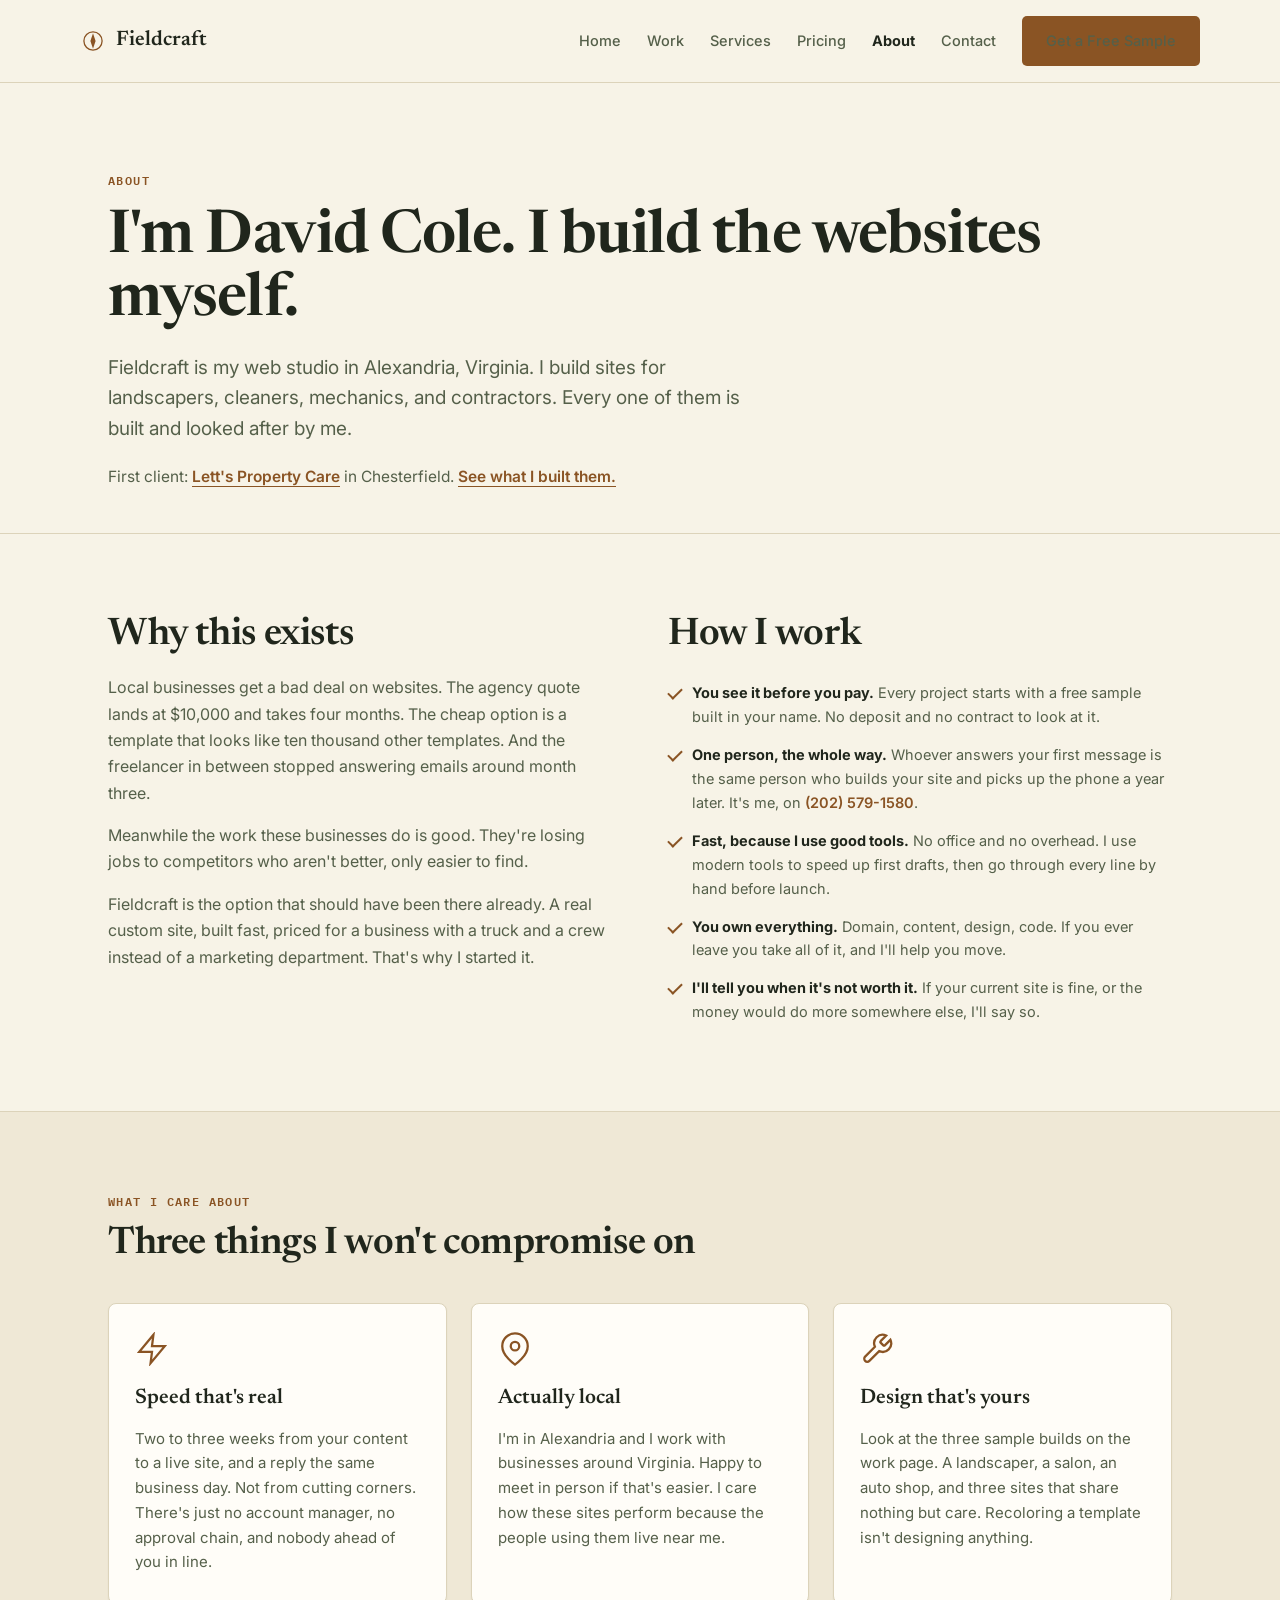
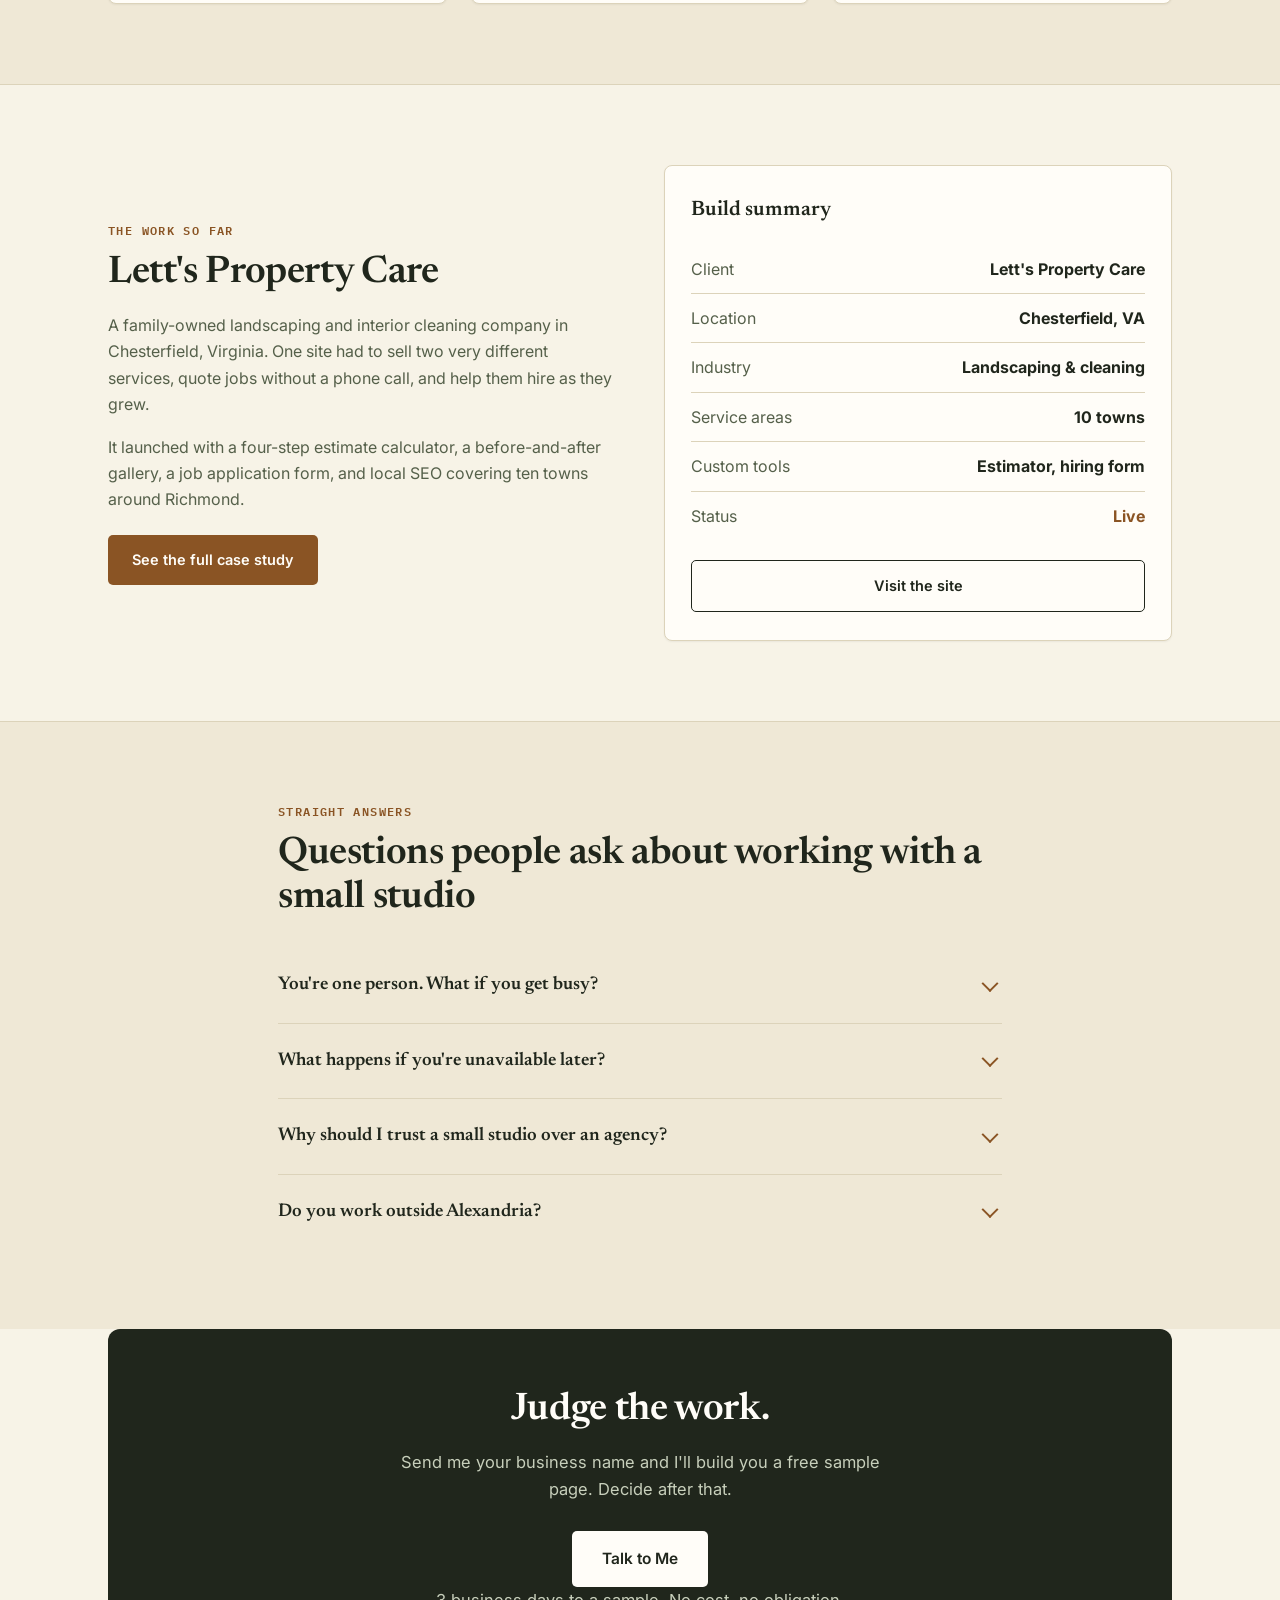
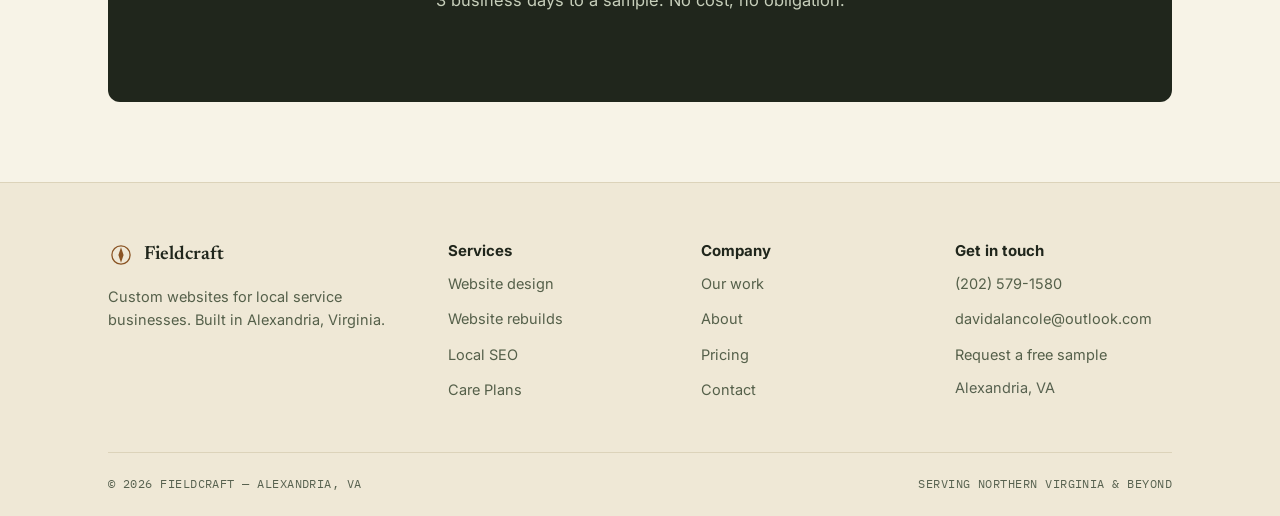
<file: about.html>
<!DOCTYPE html>
<html lang="en">
<head>
<meta charset="UTF-8">
<meta name="viewport" content="width=device-width, initial-scale=1.0">
<title>About — Fieldcraft | Websites Built in Alexandria, VA</title>
<meta name="description" content="Fieldcraft is a one-person web studio in Alexandria, Virginia, building custom websites for local service businesses. One person, start to finish, who answers his own phone.">
<meta property="og:title" content="About — Fieldcraft">
<meta property="og:description" content="A one-person web studio in Alexandria, Virginia, building custom sites for local service businesses.">
<meta property="og:type" content="website">
<meta property="og:image" content="https://anchor-digital-tau.vercel.app/og-image.png">
<meta property="og:url" content="https://anchor-digital-tau.vercel.app/about.html">
<meta property="og:site_name" content="Fieldcraft">
<meta name="twitter:card" content="summary_large_image">
<link rel="canonical" href="https://anchor-digital-tau.vercel.app/about.html">

<link rel="icon" href="data:image/svg+xml,%3Csvg xmlns='http://www.w3.org/2000/svg' viewBox='0 0 40 40'%3E%3Crect width='40' height='40' fill='%2320261C'/%3E%3Ccircle cx='20' cy='20' r='14' fill='none' stroke='%23F7F3E7' stroke-width='2'/%3E%3Cpath d='M20 8 L24 20 L20 32 L16 20 Z' fill='%23A5672E'/%3E%3C/svg%3E">
<script>document.documentElement.className+=" js";</script>
<link rel="preconnect" href="https://fonts.googleapis.com">
<link href="https://fonts.googleapis.com/css2?family=Newsreader:ital,opsz,wght@0,6..72,500;0,6..72,600;1,6..72,500&family=Inter:wght@400;500;600;700&family=IBM+Plex+Mono:wght@400;500;600&display=swap" rel="stylesheet">
<link rel="stylesheet" href="css/styles.css">
</head>
<body>

<header class="site-header">
  <div class="wrap nav-row">
    <a href="index.html" class="brand">
      <svg viewBox="0 0 40 40" aria-hidden="true"><circle cx="20" cy="20" r="14" fill="none" stroke="currentColor" stroke-width="2"/><path d="M20 8 L24 20 L20 32 L16 20 Z" fill="currentColor"/></svg>
      Fieldcraft
    </a>
    <button class="nav-toggle" aria-label="Menu" aria-expanded="false" aria-controls="main-nav">
      <svg viewBox="0 0 24 24" fill="none" stroke="currentColor" stroke-width="2" aria-hidden="true"><line x1="3" y1="6" x2="21" y2="6"/><line x1="3" y1="12" x2="21" y2="12"/><line x1="3" y1="18" x2="21" y2="18"/></svg>
    </button>
    <nav class="main-nav" id="main-nav">
      <a href="index.html">Home</a>
      <a href="work.html">Work</a>
      <a href="services.html">Services</a>
      <a href="pricing.html">Pricing</a>
      <a href="about.html" class="current" aria-current="page">About</a>
      <a href="contact.html">Contact</a>
      <a href="contact.html" class="btn">Get a Free Sample</a>
    </nav>
  </div>
</header>

<a href="#main" class="skip-link">Skip to content</a>
<main id="main">

<section class="hero no-line" style="padding-bottom:44px;">
  <div class="wrap">
    <div class="eyebrow">About</div>
    <h1>I'm David Cole. I build the websites myself.</h1>
    <p class="lede" style="max-width:660px;margin-top:20px;">Fieldcraft is my web studio in Alexandria, Virginia. I build sites for landscapers, cleaners, mechanics, and contractors. Every one of them is built and looked after by me.</p>
    <p style="margin-top:20px;font-size:15.5px;">First client: <a href="https://www.lettspropertycare.com/" target="_blank" rel="noopener" style="color:var(--accent);font-weight:600;border-bottom:1px solid var(--accent);">Lett's Property Care</a> in Chesterfield. <a href="work.html" style="color:var(--accent);font-weight:600;border-bottom:1px solid var(--accent);">See what I built them.</a></p>
  </div>
</section>

<section data-reveal>
  <div class="wrap">
    <div class="grid-2" style="gap:56px;align-items:start;">
      <div>
        <h2>Why this exists</h2>
        <p style="margin-bottom:16px;">Local businesses get a bad deal on websites. The agency quote lands at $10,000 and takes four months. The cheap option is a template that looks like ten thousand other templates. And the freelancer in between stopped answering emails around month three.</p>
        <p style="margin-bottom:16px;">Meanwhile the work these businesses do is good. They're losing jobs to competitors who aren't better, only easier to find.</p>
        <p>Fieldcraft is the option that should have been there already. A real custom site, built fast, priced for a business with a truck and a crew instead of a marketing department. That's why I started it.</p>
      </div>
      <div>
        <h2>How I work</h2>
        <ul class="price-list" style="font-size:15.5px;margin-top:0;">
          <li><strong style="color:var(--ink);">You see it before you pay.</strong> Every project starts with a free sample built in your name. No deposit and no contract to look at it.</li>
          <li><strong style="color:var(--ink);">One person, the whole way.</strong> Whoever answers your first message is the same person who builds your site and picks up the phone a year later. It's me, on <a href="tel:+12025791580" style="color:var(--accent);font-weight:600;">(202) 579-1580</a>.</li>
          <li><strong style="color:var(--ink);">Fast, because I use good tools.</strong> No office and no overhead. I use modern tools to speed up first drafts, then go through every line by hand before launch.</li>
          <li><strong style="color:var(--ink);">You own everything.</strong> Domain, content, design, code. If you ever leave you take all of it, and I'll help you move.</li>
          <li><strong style="color:var(--ink);">I'll tell you when it's not worth it.</strong> If your current site is fine, or the money would do more somewhere else, I'll say so.</li>
        </ul>
      </div>
    </div>
  </div>
</section>

<!-- VALUES -->
<section class="alt" data-reveal>
  <div class="wrap">
    <div class="section-label">What I care about</div>
    <h2>Three things I won't compromise on</h2>
    <div class="grid-3" style="margin-top:36px;">
      <div class="card">
        <div class="card-icon"><svg viewBox="0 0 24 24" fill="none" stroke="currentColor" stroke-width="1.6"><path d="M13 2L3 14h9l-1 8 10-12h-9l1-8z"/></svg></div>
        <h3>Speed that's real</h3>
        <p>Two to three weeks from your content to a live site, and a reply the same business day. Not from cutting corners. There's just no account manager, no approval chain, and nobody ahead of you in line.</p>
      </div>
      <div class="card">
        <div class="card-icon"><svg viewBox="0 0 24 24" fill="none" stroke="currentColor" stroke-width="1.6"><path d="M21 10c0 7-9 13-9 13s-9-6-9-13a9 9 0 0 1 18 0z"/><circle cx="12" cy="10" r="3"/></svg></div>
        <h3>Actually local</h3>
        <p>I'm in Alexandria and I work with businesses around Virginia. Happy to meet in person if that's easier. I care how these sites perform because the people using them live near me.</p>
      </div>
      <div class="card">
        <div class="card-icon"><svg viewBox="0 0 24 24" fill="none" stroke="currentColor" stroke-width="1.6"><path d="M14.7 6.3a1 1 0 0 0 0 1.4l1.6 1.6a1 1 0 0 0 1.4 0l3.77-3.77a6 6 0 0 1-7.94 7.94l-6.91 6.91a2.12 2.12 0 0 1-3-3l6.91-6.91a6 6 0 0 1 7.94-7.94l-3.76 3.76z"/></svg></div>
        <h3>Design that's yours</h3>
        <p>Look at the three sample builds on the work page. A landscaper, a salon, an auto shop, and three sites that share nothing but care. Recoloring a template isn't designing anything.</p>
      </div>
    </div>
  </div>
</section>

<!-- THE WORK SO FAR -->
<section data-reveal>
  <div class="wrap">
    <div class="grid-2" style="gap:48px;align-items:center;">
      <div>
        <div class="section-label">The work so far</div>
        <h2>Lett's Property Care</h2>
        <p style="margin-bottom:16px;">A family-owned landscaping and interior cleaning company in Chesterfield, Virginia. One site had to sell two very different services, quote jobs without a phone call, and help them hire as they grew.</p>
        <p style="margin-bottom:22px;">It launched with a four-step estimate calculator, a before-and-after gallery, a job application form, and local SEO covering ten towns around Richmond.</p>
        <a href="work.html" class="btn">See the full case study</a>
      </div>
      <div class="card">
        <h3 style="margin-bottom:16px;">Build summary</h3>
        <ul style="list-style:none;">
          <li style="display:flex;justify-content:space-between;padding:11px 0;border-bottom:1px solid var(--line);"><span>Client</span><strong style="color:var(--ink);">Lett's Property Care</strong></li>
          <li style="display:flex;justify-content:space-between;padding:11px 0;border-bottom:1px solid var(--line);"><span>Location</span><strong style="color:var(--ink);">Chesterfield, VA</strong></li>
          <li style="display:flex;justify-content:space-between;padding:11px 0;border-bottom:1px solid var(--line);"><span>Industry</span><strong style="color:var(--ink);">Landscaping &amp; cleaning</strong></li>
          <li style="display:flex;justify-content:space-between;padding:11px 0;border-bottom:1px solid var(--line);"><span>Service areas</span><strong style="color:var(--ink);">10 towns</strong></li>
          <li style="display:flex;justify-content:space-between;padding:11px 0;border-bottom:1px solid var(--line);"><span>Custom tools</span><strong style="color:var(--ink);">Estimator, hiring form</strong></li>
          <li style="display:flex;justify-content:space-between;padding:11px 0;"><span>Status</span><strong style="color:var(--accent);">Live</strong></li>
        </ul>
        <a href="https://www.lettspropertycare.com/" target="_blank" rel="noopener" class="btn ghost" style="width:100%;text-align:center;margin-top:20px;">Visit the site</a>
      </div>
    </div>
  </div>
</section>

<!-- STRAIGHT ANSWERS -->
<section class="alt" data-reveal>
  <div class="wrap-narrow">
    <div class="section-label">Straight answers</div>
    <h2>Questions people ask about working with a small studio</h2>
    <div style="margin-top:28px;">
      <details class="faq-item">
        <summary class="faq-q">You're one person. What if you get busy?</summary>
        <div class="faq-a">I keep the number of builds low on purpose. If I can't start when you need me, you'll hear that on the first call along with a real date. I'd rather give you a date you don't love than miss one you do.</div>
      </details>
      <details class="faq-item">
        <summary class="faq-q">What happens if you're unavailable later?</summary>
        <div class="faq-a">You own your site outright and it runs on standard infrastructure any developer can pick up. Nothing proprietary, nothing locked. If you ever needed to hand it to someone else, it transfers cleanly.</div>
      </details>
      <details class="faq-item">
        <summary class="faq-q">Why should I trust a small studio over an agency?</summary>
        <div class="faq-a">Don't trust either on principle. Look at the work. The Lett's site is live right now, so click through it and try the estimate tool. Then let me build you a free sample and compare it to whatever else you've been quoted.</div>
      </details>
      <details class="faq-item">
        <summary class="faq-q">Do you work outside Alexandria?</summary>
        <div class="faq-a">Yes. The work is remote anyway, and Lett's is in Chesterfield, about two hours south of me. Being local is a bonus when it helps, not a requirement.</div>
      </details>
    </div>
  </div>
</section>

<section class="no-line" style="padding-top:0;" data-reveal>
  <div class="wrap">
    <div class="cta-band">
      <h2>Judge the work.</h2>
      <p>Send me your business name and I'll build you a free sample page. Decide after that.</p>
      <a href="contact.html" class="btn lg">Talk to Me</a>
      <p class="cta-sub">3 business days to a sample. No cost, no obligation.</p>
    </div>
  </div>
</section>

</main>

<footer>
  <div class="wrap">
    <div class="footer-main">
      <div class="footer-col footer-about">
        <div class="brand" style="font-size:19px;">
          <svg viewBox="0 0 40 40" aria-hidden="true"><circle cx="20" cy="20" r="14" fill="none" stroke="currentColor" stroke-width="2"/><path d="M20 8 L24 20 L20 32 L16 20 Z" fill="currentColor"/></svg>
          Fieldcraft
        </div>
        <p>Custom websites for local service businesses. Built in Alexandria, Virginia.</p>
      </div>
      <div class="footer-col">
        <h3 class="h4">Services</h3>
        <ul>
          <li><a href="services.html">Website design</a></li>
          <li><a href="services.html">Website rebuilds</a></li>
          <li><a href="services.html">Local SEO</a></li>
          <li><a href="services.html">Care Plans</a></li>
        </ul>
      </div>
      <div class="footer-col">
        <h3 class="h4">Company</h3>
        <ul>
          <li><a href="work.html">Our work</a></li>
          <li><a href="about.html">About</a></li>
          <li><a href="pricing.html">Pricing</a></li>
          <li><a href="contact.html">Contact</a></li>
        </ul>
      </div>
      <div class="footer-col">
        <h3 class="h4">Get in touch</h3>
        <ul>
          <li><a href="tel:+12025791580">(202) 579-1580</a></li>
          <li><a href="mailto:davidalancole@outlook.com">davidalancole@outlook.com</a></li>
          <li><a href="contact.html">Request a free sample</a></li>
          <li style="color:var(--ink-soft);font-size:14.5px;">Alexandria, VA</li>
        </ul>
      </div>
    </div>
    <div class="footer-bottom">
      <p>© 2026 FIELDCRAFT — ALEXANDRIA, VA</p>
      <p>SERVING NORTHERN VIRGINIA &amp; BEYOND</p>
    </div>
  </div>
</footer>

<script src="js/main.js"></script>
</body>
</html>
</file>
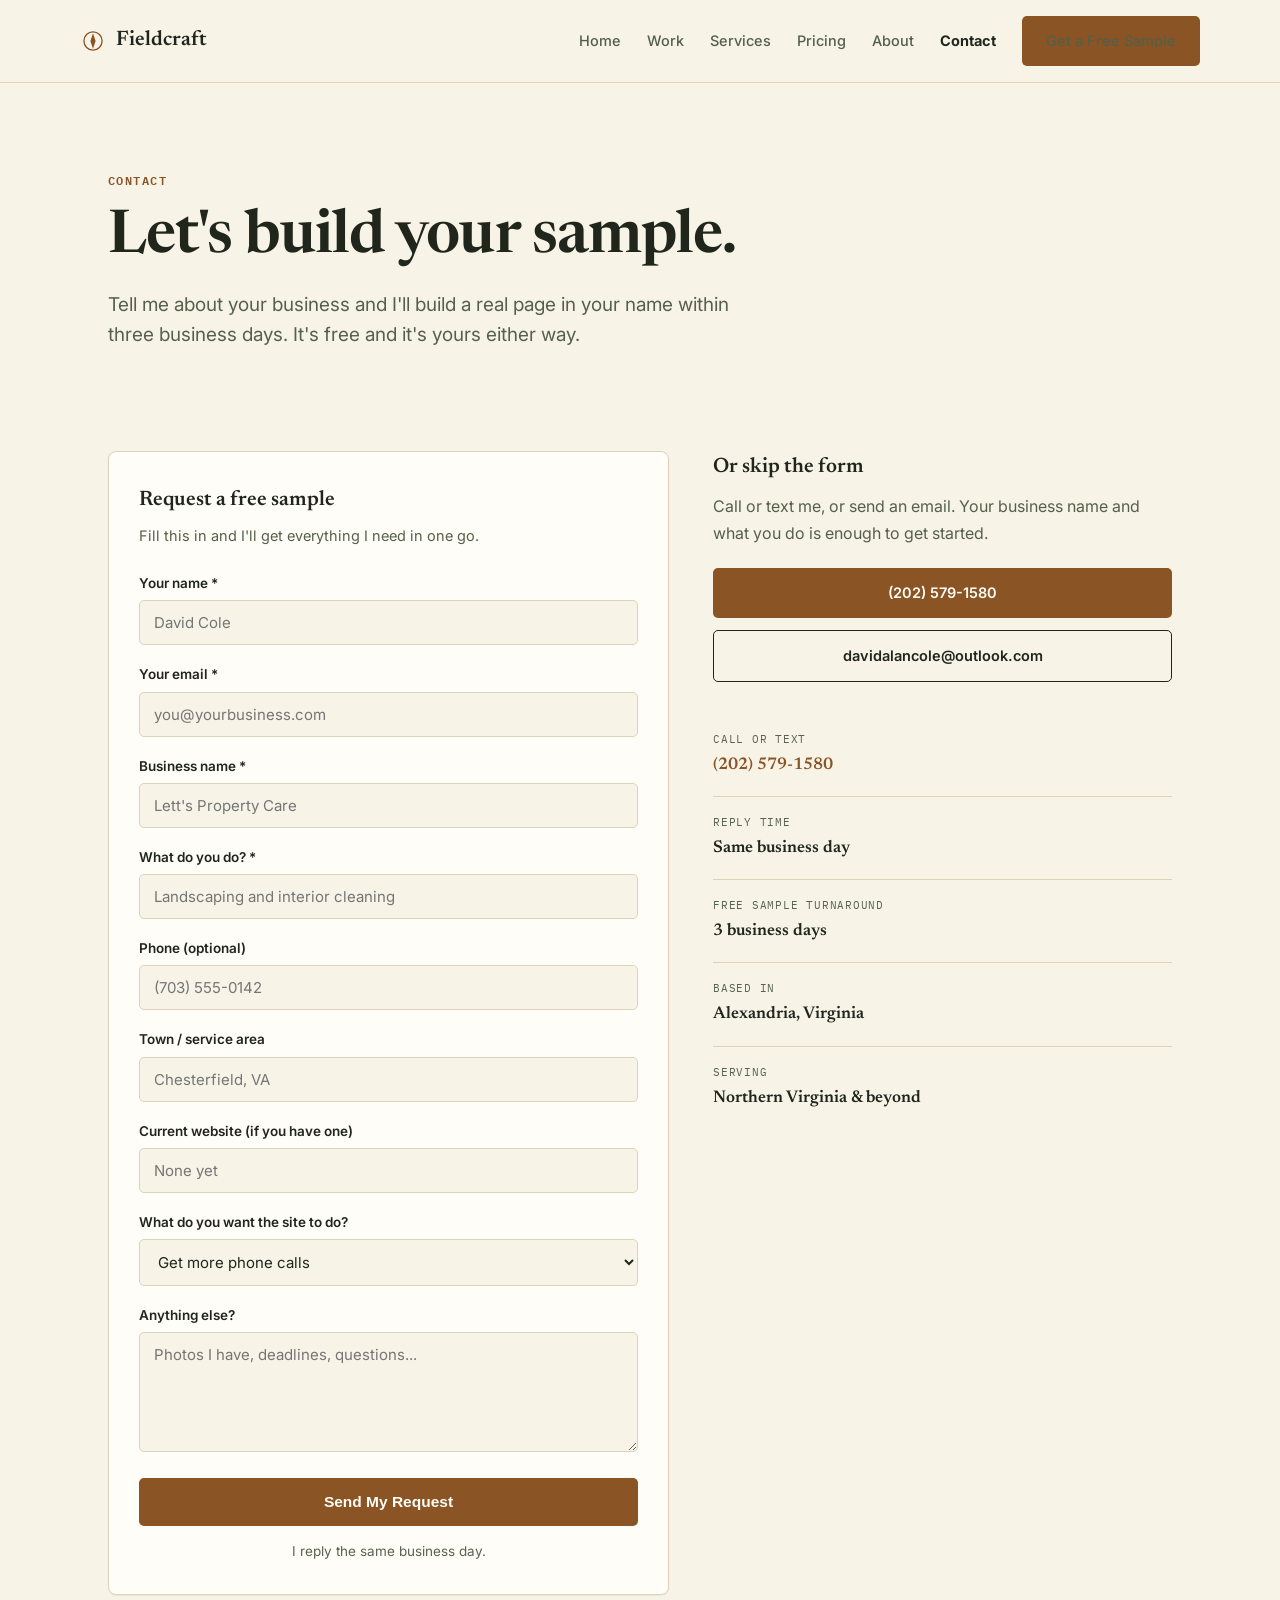
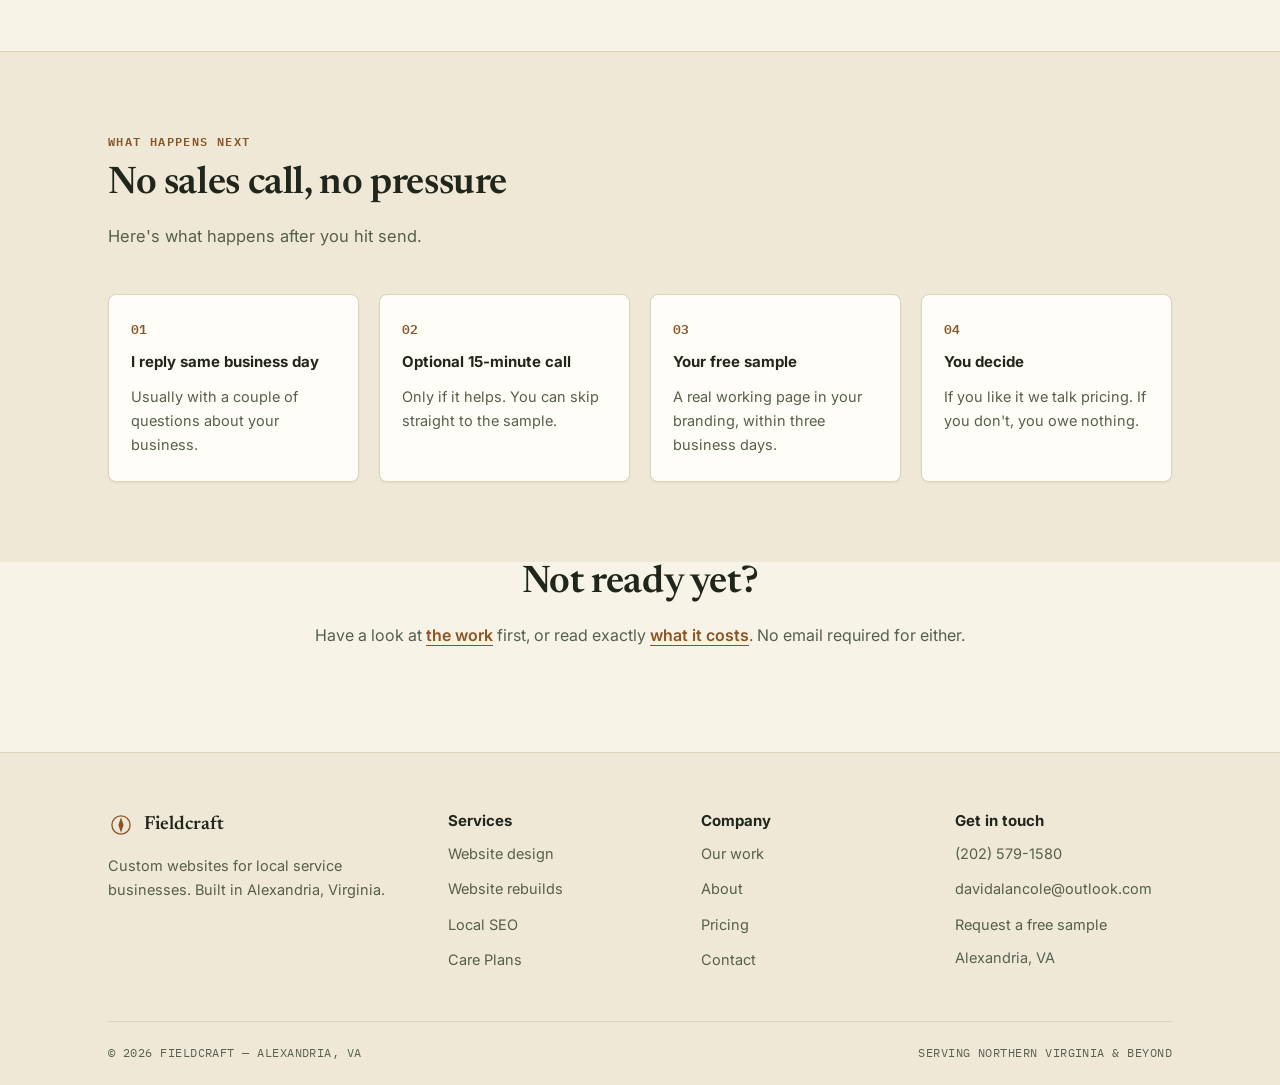
<file: contact.html>
<!DOCTYPE html>
<html lang="en">
<head>
<meta charset="UTF-8">
<meta name="viewport" content="width=device-width, initial-scale=1.0">
<title>Contact — Fieldcraft | Get a Free Sample Website</title>
<meta name="description" content="Get a free sample website from Fieldcraft — built in your business's branding within 3 business days. No cost, no obligation. Alexandria, VA.">
<meta property="og:title" content="Contact — Fieldcraft">
<meta property="og:description" content="Get a free sample website built in your branding within 3 business days. No cost, no obligation.">
<meta property="og:type" content="website">
<meta property="og:image" content="https://anchor-digital-tau.vercel.app/og-image.png">
<meta property="og:url" content="https://anchor-digital-tau.vercel.app/contact.html">
<meta property="og:site_name" content="Fieldcraft">
<meta name="twitter:card" content="summary_large_image">
<link rel="canonical" href="https://anchor-digital-tau.vercel.app/contact.html">

<link rel="icon" href="data:image/svg+xml,%3Csvg xmlns='http://www.w3.org/2000/svg' viewBox='0 0 40 40'%3E%3Crect width='40' height='40' fill='%2320261C'/%3E%3Ccircle cx='20' cy='20' r='14' fill='none' stroke='%23F7F3E7' stroke-width='2'/%3E%3Cpath d='M20 8 L24 20 L20 32 L16 20 Z' fill='%23A5672E'/%3E%3C/svg%3E">
<script>document.documentElement.className+=" js";</script>
<link rel="preconnect" href="https://fonts.googleapis.com">
<link href="https://fonts.googleapis.com/css2?family=Newsreader:ital,opsz,wght@0,6..72,500;0,6..72,600;1,6..72,500&family=Inter:wght@400;500;600;700&family=IBM+Plex+Mono:wght@400;500;600&display=swap" rel="stylesheet">
<link rel="stylesheet" href="css/styles.css">
</head>
<body>

<header class="site-header">
  <div class="wrap nav-row">
    <a href="index.html" class="brand">
      <svg viewBox="0 0 40 40" aria-hidden="true"><circle cx="20" cy="20" r="14" fill="none" stroke="currentColor" stroke-width="2"/><path d="M20 8 L24 20 L20 32 L16 20 Z" fill="currentColor"/></svg>
      Fieldcraft
    </a>
    <button class="nav-toggle" aria-label="Menu" aria-expanded="false" aria-controls="main-nav">
      <svg viewBox="0 0 24 24" fill="none" stroke="currentColor" stroke-width="2" aria-hidden="true"><line x1="3" y1="6" x2="21" y2="6"/><line x1="3" y1="12" x2="21" y2="12"/><line x1="3" y1="18" x2="21" y2="18"/></svg>
    </button>
    <nav class="main-nav" id="main-nav">
      <a href="index.html">Home</a>
      <a href="work.html">Work</a>
      <a href="services.html">Services</a>
      <a href="pricing.html">Pricing</a>
      <a href="about.html">About</a>
      <a href="contact.html" class="current" aria-current="page">Contact</a>
      <a href="contact.html" class="btn">Get a Free Sample</a>
    </nav>
  </div>
</header>

<a href="#main" class="skip-link">Skip to content</a>
<main id="main">

<section class="hero no-line" style="padding-bottom:44px;">
  <div class="wrap">
    <div class="eyebrow">Contact</div>
    <h1>Let's build your sample.</h1>
    <p class="lede" style="max-width:640px;margin-top:20px;">Tell me about your business and I'll build a real page in your name within three business days. It's free and it's yours either way.</p>
  </div>
</section>

<section class="tight no-line" data-reveal>
  <div class="wrap">
    <div class="contact-grid">
      <div class="contact-card">
        <h3 style="margin-bottom:6px;">Request a free sample</h3>
        <p style="font-size:14.5px;margin-bottom:24px;">Fill this in and I'll get everything I need in one go.</p>
        <form id="sample-form" action="https://formspree.io/f/xojgwykb" method="POST" novalidate>
          <div class="field">
            <label for="name">Your name *</label>
            <input type="text" id="name" name="name" required placeholder="David Cole">
          </div>
          <div class="field">
            <label for="email">Your email *</label>
            <input type="email" id="email" name="email" required placeholder="you@yourbusiness.com">
          </div>
          <div class="field">
            <label for="biz">Business name *</label>
            <input type="text" id="biz" name="business" required placeholder="Lett's Property Care">
          </div>
          <div class="field">
            <label for="trade">What do you do? *</label>
            <input type="text" id="trade" name="trade" required placeholder="Landscaping and interior cleaning">
          </div>
          <div class="field">
            <label for="phone">Phone (optional)</label>
            <input type="tel" id="phone" name="phone" placeholder="(703) 555-0142">
          </div>
          <div class="field">
            <label for="town">Town / service area</label>
            <input type="text" id="town" name="service_area" placeholder="Chesterfield, VA">
          </div>
          <div class="field">
            <label for="site">Current website (if you have one)</label>
            <input type="text" id="site" name="current_site" placeholder="None yet">
          </div>
          <div class="field">
            <label for="goal">What do you want the site to do?</label>
            <select id="goal" name="goal">
              <option>Get more phone calls</option>
              <option>Get more quote requests</option>
              <option>Look more professional / credible</option>
              <option>Replace an outdated website</option>
              <option>Show up on Google locally</option>
              <option>Not sure yet</option>
            </select>
          </div>
          <div class="field">
            <label for="notes">Anything else?</label>
            <textarea id="notes" name="notes" placeholder="Photos I have, deadlines, questions..."></textarea>
          </div>
          <input type="hidden" name="_subject" value="Free Sample Request — Fieldcraft">
          <button type="submit" class="btn lg" style="width:100%;">Send My Request</button>
          <p id="form-status" role="status" aria-live="polite" style="font-size:13.5px;margin-top:14px;text-align:center;color:var(--ink-soft);">I reply the same business day.</p>
        </form>
      </div>

      <div>
        <h3>Or skip the form</h3>
        <p style="margin-bottom:22px;">Call or text me, or send an email. Your business name and what you do is enough to get started.</p>
        <a href="tel:+12025791580" class="btn" style="margin-bottom:12px;display:block;text-align:center;">(202) 579-1580</a>
        <a href="mailto:davidalancole@outlook.com?subject=Free%20Sample%20Request%20-%20Fieldcraft" class="btn ghost" style="margin-bottom:32px;display:block;text-align:center;">davidalancole@outlook.com</a>

        <ul class="contact-list">
          <li>
            <div class="l">Call or text</div>
            <div class="v"><a href="tel:+12025791580" style="color:var(--accent);">(202) 579-1580</a></div>
          </li>
          <li>
            <div class="l">Reply time</div>
            <div class="v">Same business day</div>
          </li>
          <li>
            <div class="l">Free sample turnaround</div>
            <div class="v">3 business days</div>
          </li>
          <li>
            <div class="l">Based in</div>
            <div class="v">Alexandria, Virginia</div>
          </li>
          <li>
            <div class="l">Serving</div>
            <div class="v">Northern Virginia &amp; beyond</div>
          </li>
        </ul>
      </div>
    </div>
  </div>
</section>

<!-- WHAT HAPPENS NEXT -->
<section class="alt" data-reveal>
  <div class="wrap">
    <div class="section-label">What happens next</div>
    <h2>No sales call, no pressure</h2>
    <p class="section-intro">Here's what happens after you hit send.</p>
    <div class="grid-4">
      <div class="card" style="padding:24px 22px;">
        <div style="font-family:'IBM Plex Mono',monospace;color:var(--accent);font-weight:600;font-size:13px;margin-bottom:10px;">01</div>
        <h3 class="h4">I reply same business day</h3>
        <p style="font-size:14.5px;">Usually with a couple of questions about your business.</p>
      </div>
      <div class="card" style="padding:24px 22px;">
        <div style="font-family:'IBM Plex Mono',monospace;color:var(--accent);font-weight:600;font-size:13px;margin-bottom:10px;">02</div>
        <h3 class="h4">Optional 15-minute call</h3>
        <p style="font-size:14.5px;">Only if it helps. You can skip straight to the sample.</p>
      </div>
      <div class="card" style="padding:24px 22px;">
        <div style="font-family:'IBM Plex Mono',monospace;color:var(--accent);font-weight:600;font-size:13px;margin-bottom:10px;">03</div>
        <h3 class="h4">Your free sample</h3>
        <p style="font-size:14.5px;">A real working page in your branding, within three business days.</p>
      </div>
      <div class="card" style="padding:24px 22px;">
        <div style="font-family:'IBM Plex Mono',monospace;color:var(--accent);font-weight:600;font-size:13px;margin-bottom:10px;">04</div>
        <h3 class="h4">You decide</h3>
        <p style="font-size:14.5px;">If you like it we talk pricing. If you don't, you owe nothing.</p>
      </div>
    </div>
  </div>
</section>

<section class="no-line" style="padding-top:0;" data-reveal>
  <div class="wrap-narrow center">
    <h2>Not ready yet?</h2>
    <p style="margin-bottom:24px;">Have a look at <a href="work.html" style="color:var(--accent);font-weight:600;border-bottom:1px solid var(--accent);">the work</a> first, or read exactly <a href="pricing.html" style="color:var(--accent);font-weight:600;border-bottom:1px solid var(--accent);">what it costs</a>. No email required for either.</p>
  </div>
</section>

</main>

<footer>
  <div class="wrap">
    <div class="footer-main">
      <div class="footer-col footer-about">
        <div class="brand" style="font-size:19px;">
          <svg viewBox="0 0 40 40" aria-hidden="true"><circle cx="20" cy="20" r="14" fill="none" stroke="currentColor" stroke-width="2"/><path d="M20 8 L24 20 L20 32 L16 20 Z" fill="currentColor"/></svg>
          Fieldcraft
        </div>
        <p>Custom websites for local service businesses. Built in Alexandria, Virginia.</p>
      </div>
      <div class="footer-col">
        <h3 class="h4">Services</h3>
        <ul>
          <li><a href="services.html">Website design</a></li>
          <li><a href="services.html">Website rebuilds</a></li>
          <li><a href="services.html">Local SEO</a></li>
          <li><a href="services.html">Care Plans</a></li>
        </ul>
      </div>
      <div class="footer-col">
        <h3 class="h4">Company</h3>
        <ul>
          <li><a href="work.html">Our work</a></li>
          <li><a href="about.html">About</a></li>
          <li><a href="pricing.html">Pricing</a></li>
          <li><a href="contact.html">Contact</a></li>
        </ul>
      </div>
      <div class="footer-col">
        <h3 class="h4">Get in touch</h3>
        <ul>
          <li><a href="tel:+12025791580">(202) 579-1580</a></li>
          <li><a href="mailto:davidalancole@outlook.com">davidalancole@outlook.com</a></li>
          <li><a href="contact.html">Request a free sample</a></li>
          <li style="color:var(--ink-soft);font-size:14.5px;">Alexandria, VA</li>
        </ul>
      </div>
    </div>
    <div class="footer-bottom">
      <p>© 2026 FIELDCRAFT — ALEXANDRIA, VA</p>
      <p>SERVING NORTHERN VIRGINIA &amp; BEYOND</p>
    </div>
  </div>
</footer>

<script>
(function(){
  var form = document.getElementById('sample-form');
  var status = document.getElementById('form-status');
  if(!form) return;
  var endpoint = form.getAttribute('action') || '';
  var configured = endpoint.indexOf('YOUR_FORM_ID') === -1;

  function mailtoFallback(){
    var g = function(id){ var e=document.getElementById(id); return e ? e.value.trim() : ''; };
    var body = 'Name: '+g('name')+'\nEmail: '+g('email')+'\nBusiness: '+g('biz')
      +'\nWhat they do: '+g('trade')+'\nPhone: '+(g('phone')||'-')
      +'\nService area: '+(g('town')||'-')+'\nCurrent website: '+(g('site')||'None')
      +'\nGoal: '+g('goal')+'\n\nNotes:\n'+(g('notes')||'-');
    window.location.href = 'mailto:davidalancole@outlook.com?subject='
      + encodeURIComponent('Free Sample Request - '+g('biz'))
      + '&body=' + encodeURIComponent(body);
  }

  form.addEventListener('submit', function(e){
    e.preventDefault();
    if(!form.checkValidity()){ form.reportValidity(); return; }

    if(!configured){ mailtoFallback(); return; }

    var btn = form.querySelector('button[type=submit]');
    btn.disabled = true; btn.textContent = 'Sending...';
    status.textContent = '';

    fetch(endpoint, {
      method:'POST',
      body: new FormData(form),
      headers:{'Accept':'application/json'}
    }).then(function(r){
      if(r.ok){
        form.innerHTML = '<div style="text-align:center;padding:36px 10px;">'
          + '<div style="font-family:Newsreader,serif;font-size:24px;color:var(--ink);margin-bottom:10px;">Got it, thank you.</div>'
          + '<p style="font-size:15px;">I\'ll reply the same business day, and your free sample will be ready within 3 business days.</p></div>';
      } else { throw new Error('bad response'); }
    }).catch(function(){
      btn.disabled = false; btn.textContent = 'Send My Request';
      status.innerHTML = 'Something went wrong. <a href="#" id="fallback-link" style="color:var(--accent);font-weight:600;text-decoration:underline;">Send it by email instead</a>.';
      var fl = document.getElementById('fallback-link');
      if(fl) fl.addEventListener('click', function(ev){ ev.preventDefault(); mailtoFallback(); });
    });
  });
})();
</script>
<script src="js/main.js"></script>
</body>
</html>
</file>
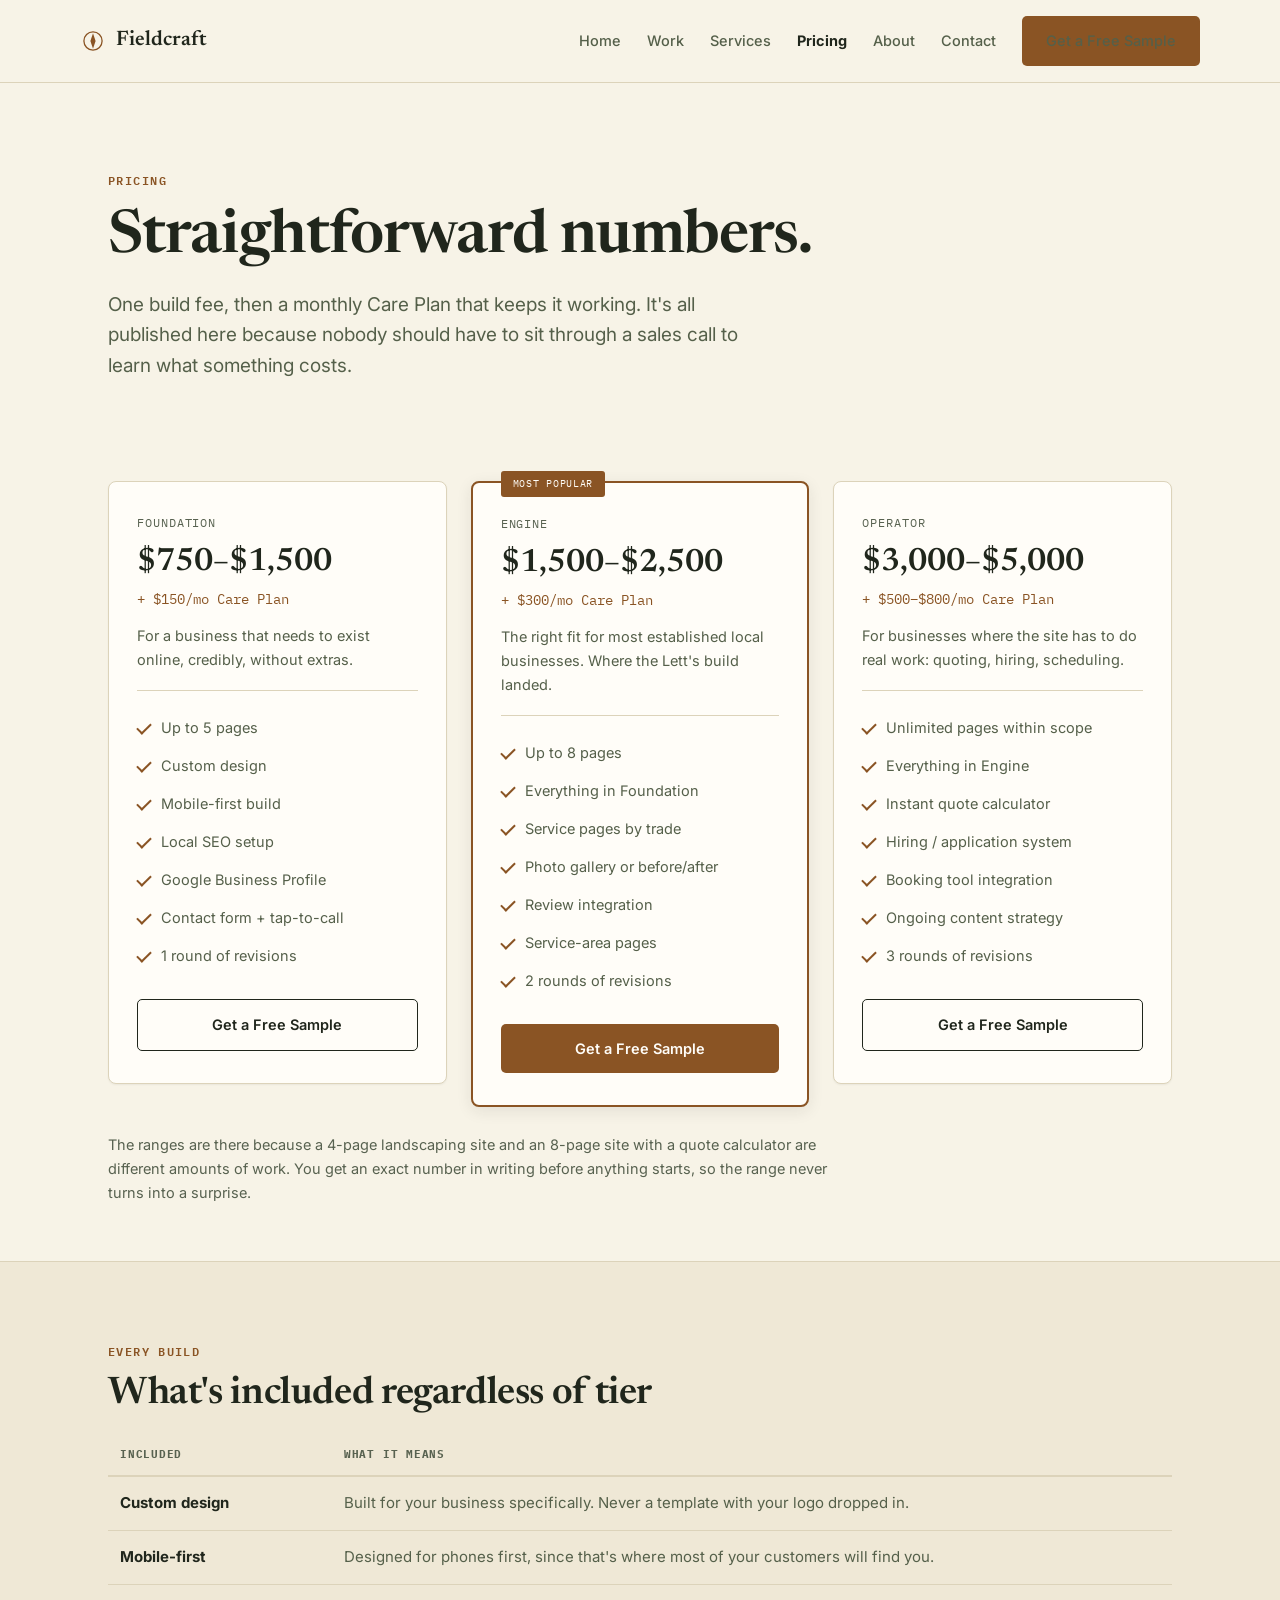
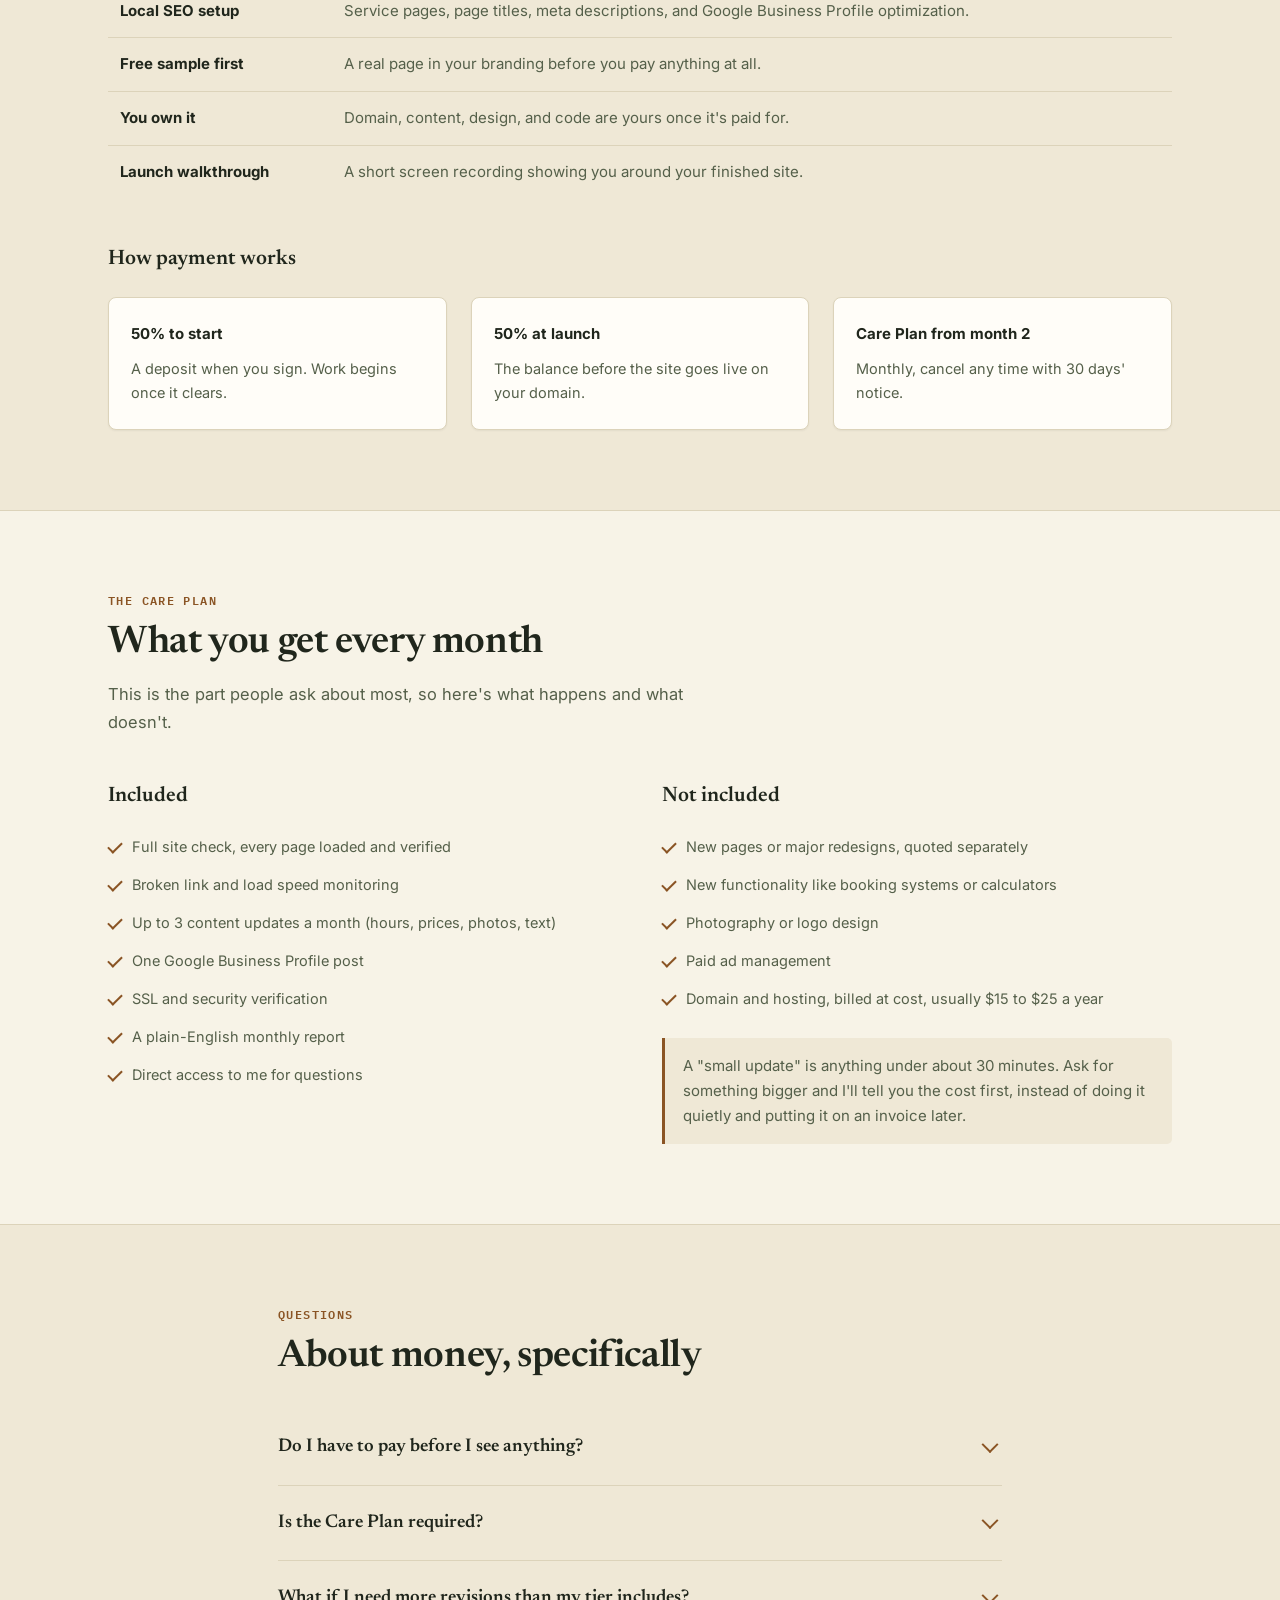
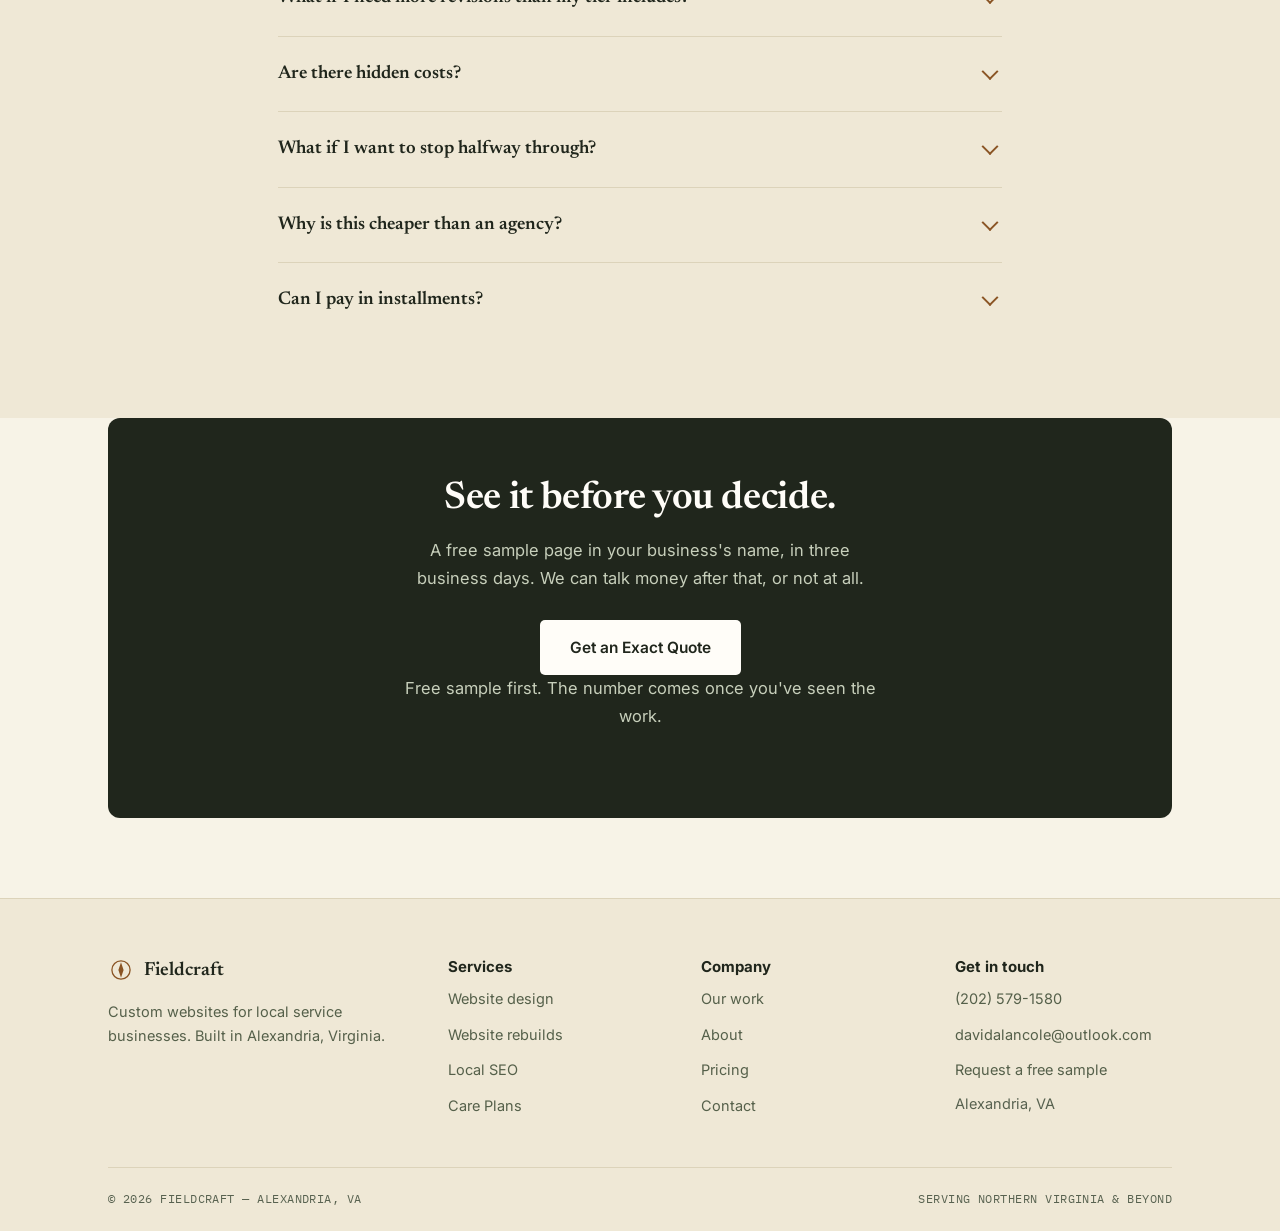
<file: pricing.html>
<!DOCTYPE html>
<html lang="en">
<head>
<meta charset="UTF-8">
<meta name="viewport" content="width=device-width, initial-scale=1.0">
<title>Pricing — Fieldcraft | Websites from $750, Care Plans from $150/mo</title>
<meta name="description" content="Fieldcraft pricing: custom website builds from $750 to $5,000, monthly Care Plans from $150. Free sample built before you pay anything.">
<meta property="og:title" content="Pricing — Fieldcraft">
<meta property="og:description" content="Website builds from $750. Care Plans from $150/month. Free sample before you pay anything.">
<meta property="og:type" content="website">
<meta property="og:image" content="https://anchor-digital-tau.vercel.app/og-image.png">
<meta property="og:url" content="https://anchor-digital-tau.vercel.app/pricing.html">
<meta property="og:site_name" content="Fieldcraft">
<meta name="twitter:card" content="summary_large_image">
<link rel="canonical" href="https://anchor-digital-tau.vercel.app/pricing.html">

<link rel="icon" href="data:image/svg+xml,%3Csvg xmlns='http://www.w3.org/2000/svg' viewBox='0 0 40 40'%3E%3Crect width='40' height='40' fill='%2320261C'/%3E%3Ccircle cx='20' cy='20' r='14' fill='none' stroke='%23F7F3E7' stroke-width='2'/%3E%3Cpath d='M20 8 L24 20 L20 32 L16 20 Z' fill='%23A5672E'/%3E%3C/svg%3E">
<script>document.documentElement.className+=" js";</script>
<link rel="preconnect" href="https://fonts.googleapis.com">
<link href="https://fonts.googleapis.com/css2?family=Newsreader:ital,opsz,wght@0,6..72,500;0,6..72,600;1,6..72,500&family=Inter:wght@400;500;600;700&family=IBM+Plex+Mono:wght@400;500;600&display=swap" rel="stylesheet">
<link rel="stylesheet" href="css/styles.css">
</head>
<body>

<header class="site-header">
  <div class="wrap nav-row">
    <a href="index.html" class="brand">
      <svg viewBox="0 0 40 40" aria-hidden="true"><circle cx="20" cy="20" r="14" fill="none" stroke="currentColor" stroke-width="2"/><path d="M20 8 L24 20 L20 32 L16 20 Z" fill="currentColor"/></svg>
      Fieldcraft
    </a>
    <button class="nav-toggle" aria-label="Menu" aria-expanded="false" aria-controls="main-nav">
      <svg viewBox="0 0 24 24" fill="none" stroke="currentColor" stroke-width="2" aria-hidden="true"><line x1="3" y1="6" x2="21" y2="6"/><line x1="3" y1="12" x2="21" y2="12"/><line x1="3" y1="18" x2="21" y2="18"/></svg>
    </button>
    <nav class="main-nav" id="main-nav">
      <a href="index.html">Home</a>
      <a href="work.html">Work</a>
      <a href="services.html">Services</a>
      <a href="pricing.html" class="current" aria-current="page">Pricing</a>
      <a href="about.html">About</a>
      <a href="contact.html">Contact</a>
      <a href="contact.html" class="btn">Get a Free Sample</a>
    </nav>
  </div>
</header>

<a href="#main" class="skip-link">Skip to content</a>
<main id="main">

<section class="hero no-line" style="padding-bottom:44px;">
  <div class="wrap">
    <div class="eyebrow">Pricing</div>
    <h1>Straightforward numbers.</h1>
    <p class="lede" style="max-width:640px;margin-top:20px;">One build fee, then a monthly Care Plan that keeps it working. It's all published here because nobody should have to sit through a sales call to learn what something costs.</p>
  </div>
</section>

<section class="tight no-line" data-reveal>
  <div class="wrap">
    <div class="pricing-grid">
      <div class="price-card">
        <div class="price-tier">Foundation</div>
        <div class="price-amt">$750–$1,500</div>
        <div class="price-care">+ $150/mo Care Plan</div>
        <p class="price-desc">For a business that needs to exist online, credibly, without extras.</p>
        <ul class="price-list">
          <li>Up to 5 pages</li>
          <li>Custom design</li>
          <li>Mobile-first build</li>
          <li>Local SEO setup</li>
          <li>Google Business Profile</li>
          <li>Contact form + tap-to-call</li>
          <li>1 round of revisions</li>
        </ul>
        <a href="contact.html" class="btn ghost">Get a Free Sample</a>
      </div>

      <div class="price-card hi">
        <div class="price-tier">Engine</div>
        <div class="price-amt">$1,500–$2,500</div>
        <div class="price-care">+ $300/mo Care Plan</div>
        <p class="price-desc">The right fit for most established local businesses. Where the Lett's build landed.</p>
        <ul class="price-list">
          <li>Up to 8 pages</li>
          <li>Everything in Foundation</li>
          <li>Service pages by trade</li>
          <li>Photo gallery or before/after</li>
          <li>Review integration</li>
          <li>Service-area pages</li>
          <li>2 rounds of revisions</li>
        </ul>
        <a href="contact.html" class="btn">Get a Free Sample</a>
      </div>

      <div class="price-card">
        <div class="price-tier">Operator</div>
        <div class="price-amt">$3,000–$5,000</div>
        <div class="price-care">+ $500–$800/mo Care Plan</div>
        <p class="price-desc">For businesses where the site has to do real work: quoting, hiring, scheduling.</p>
        <ul class="price-list">
          <li>Unlimited pages within scope</li>
          <li>Everything in Engine</li>
          <li>Instant quote calculator</li>
          <li>Hiring / application system</li>
          <li>Booking tool integration</li>
          <li>Ongoing content strategy</li>
          <li>3 rounds of revisions</li>
        </ul>
        <a href="contact.html" class="btn ghost">Get a Free Sample</a>
      </div>
    </div>
    <p style="margin-top:26px;font-size:14.5px;color:var(--ink-soft);max-width:720px;">The ranges are there because a 4-page landscaping site and an 8-page site with a quote calculator are different amounts of work. You get an exact number in writing before anything starts, so the range never turns into a surprise.</p>
  </div>
</section>

<!-- WHAT'S INCLUDED -->
<section class="alt" data-reveal>
  <div class="wrap">
    <div class="section-label">Every build</div>
    <h2>What's included regardless of tier</h2>
    <table class="plain">
      <tr><th>Included</th><th>What it means</th></tr>
      <tr><td><strong style="color:var(--ink);">Custom design</strong></td><td>Built for your business specifically. Never a template with your logo dropped in.</td></tr>
      <tr><td><strong style="color:var(--ink);">Mobile-first</strong></td><td>Designed for phones first, since that's where most of your customers will find you.</td></tr>
      <tr><td><strong style="color:var(--ink);">Local SEO setup</strong></td><td>Service pages, page titles, meta descriptions, and Google Business Profile optimization.</td></tr>
      <tr><td><strong style="color:var(--ink);">Free sample first</strong></td><td>A real page in your branding before you pay anything at all.</td></tr>
      <tr><td><strong style="color:var(--ink);">You own it</strong></td><td>Domain, content, design, and code are yours once it's paid for.</td></tr>
      <tr><td><strong style="color:var(--ink);">Launch walkthrough</strong></td><td>A short screen recording showing you around your finished site.</td></tr>
    </table>

    <h3 style="margin-top:44px;">How payment works</h3>
    <div class="grid-3" style="margin-top:20px;">
      <div class="card" style="padding:24px 22px;"><h3 class="h4">50% to start</h3><p style="font-size:14.5px;">A deposit when you sign. Work begins once it clears.</p></div>
      <div class="card" style="padding:24px 22px;"><h3 class="h4">50% at launch</h3><p style="font-size:14.5px;">The balance before the site goes live on your domain.</p></div>
      <div class="card" style="padding:24px 22px;"><h3 class="h4">Care Plan from month 2</h3><p style="font-size:14.5px;">Monthly, cancel any time with 30 days' notice.</p></div>
    </div>
  </div>
</section>

<!-- CARE PLAN DETAIL -->
<section data-reveal>
  <div class="wrap">
    <div class="section-label">The Care Plan</div>
    <h2>What you get every month</h2>
    <p class="section-intro">This is the part people ask about most, so here's what happens and what doesn't.</p>
    <div class="grid-2" style="gap:44px;">
      <div>
        <h3>Included</h3>
        <ul class="price-list" style="margin-top:14px;">
          <li>Full site check, every page loaded and verified</li>
          <li>Broken link and load speed monitoring</li>
          <li>Up to 3 content updates a month (hours, prices, photos, text)</li>
          <li>One Google Business Profile post</li>
          <li>SSL and security verification</li>
          <li>A plain-English monthly report</li>
          <li>Direct access to me for questions</li>
        </ul>
      </div>
      <div>
        <h3>Not included</h3>
        <ul class="price-list" style="margin-top:14px;">
          <li>New pages or major redesigns, quoted separately</li>
          <li>New functionality like booking systems or calculators</li>
          <li>Photography or logo design</li>
          <li>Paid ad management</li>
          <li>Domain and hosting, billed at cost, usually $15 to $25 a year</li>
        </ul>
        <p style="margin-top:20px;font-size:15px;padding:16px 18px;background:var(--paper-2);border-left:3px solid var(--accent);border-radius:0 5px 5px 0;">A "small update" is anything under about 30 minutes. Ask for something bigger and I'll tell you the cost first, instead of doing it quietly and putting it on an invoice later.</p>
      </div>
    </div>
  </div>
</section>

<!-- FAQ -->
<section class="alt" data-reveal>
  <div class="wrap-narrow">
    <div class="section-label">Questions</div>
    <h2>About money, specifically</h2>
    <div style="margin-top:30px;">
      <details class="faq-item">
        <summary class="faq-q">Do I have to pay before I see anything?</summary>
        <div class="faq-a">No. You get a free one-page sample in your own name and branding first. You only pay if you want the full site built. If you don't like it, you owe nothing.</div>
      </details>
      <details class="faq-item">
        <summary class="faq-q">Is the Care Plan required?</summary>
        <div class="faq-a">No. You can take the site and manage it yourself, and you own it either way. It's cancellable with 30 days' notice. Take it if you'd rather not think about upkeep.</div>
      </details>
      <details class="faq-item">
        <summary class="faq-q">What if I need more revisions than my tier includes?</summary>
        <div class="faq-a">Extra rounds are $150 each and always agreed in writing first. I ask for feedback in one message rather than a trickle of changes, which is meant to keep most builds inside what's included.</div>
      </details>
      <details class="faq-item">
        <summary class="faq-q">Are there hidden costs?</summary>
        <div class="faq-a">Two, both small, both billed at cost with no markup. A domain runs about $15 to $25 a year if you don't own one, and hosting is often free at this size. Everything else is in the number you're quoted.</div>
      </details>
      <details class="faq-item">
        <summary class="faq-q">What if I want to stop halfway through?</summary>
        <div class="faq-a">The deposit covers work already done, so it isn't refundable. You owe nothing beyond that and you keep everything built so far. No lock-in and no cancellation fee.</div>
      </details>
      <details class="faq-item">
        <summary class="faq-q">Why is this cheaper than an agency?</summary>
        <div class="faq-a">There's no office, no account managers, and no sales team. I use modern tools, AI included, for first drafts of code and copy, then review every line myself. The savings come out of overhead, not out of a discount I'll claw back later.</div>
      </details>
      <details class="faq-item">
        <summary class="faq-q">Can I pay in installments?</summary>
        <div class="faq-a">Standard is 50% up front and 50% at launch. If a build is big enough that a different schedule suits your cash flow better, just ask. I'd rather work around timing than lose a project over it.</div>
      </details>
    </div>
  </div>
</section>

<section class="no-line" style="padding-top:0;" data-reveal>
  <div class="wrap">
    <div class="cta-band">
      <h2>See it before you decide.</h2>
      <p>A free sample page in your business's name, in three business days. We can talk money after that, or not at all.</p>
      <a href="contact.html" class="btn lg">Get an Exact Quote</a>
      <p class="cta-sub">Free sample first. The number comes once you've seen the work.</p>
    </div>
  </div>
</section>

</main>

<footer>
  <div class="wrap">
    <div class="footer-main">
      <div class="footer-col footer-about">
        <div class="brand" style="font-size:19px;">
          <svg viewBox="0 0 40 40" aria-hidden="true"><circle cx="20" cy="20" r="14" fill="none" stroke="currentColor" stroke-width="2"/><path d="M20 8 L24 20 L20 32 L16 20 Z" fill="currentColor"/></svg>
          Fieldcraft
        </div>
        <p>Custom websites for local service businesses. Built in Alexandria, Virginia.</p>
      </div>
      <div class="footer-col">
        <h3 class="h4">Services</h3>
        <ul>
          <li><a href="services.html">Website design</a></li>
          <li><a href="services.html">Website rebuilds</a></li>
          <li><a href="services.html">Local SEO</a></li>
          <li><a href="services.html">Care Plans</a></li>
        </ul>
      </div>
      <div class="footer-col">
        <h3 class="h4">Company</h3>
        <ul>
          <li><a href="work.html">Our work</a></li>
          <li><a href="about.html">About</a></li>
          <li><a href="pricing.html">Pricing</a></li>
          <li><a href="contact.html">Contact</a></li>
        </ul>
      </div>
      <div class="footer-col">
        <h3 class="h4">Get in touch</h3>
        <ul>
          <li><a href="tel:+12025791580">(202) 579-1580</a></li>
          <li><a href="mailto:davidalancole@outlook.com">davidalancole@outlook.com</a></li>
          <li><a href="contact.html">Request a free sample</a></li>
          <li style="color:var(--ink-soft);font-size:14.5px;">Alexandria, VA</li>
        </ul>
      </div>
    </div>
    <div class="footer-bottom">
      <p>© 2026 FIELDCRAFT — ALEXANDRIA, VA</p>
      <p>SERVING NORTHERN VIRGINIA &amp; BEYOND</p>
    </div>
  </div>
</footer>

<script src="js/main.js"></script>
</body>
</html>
</file>
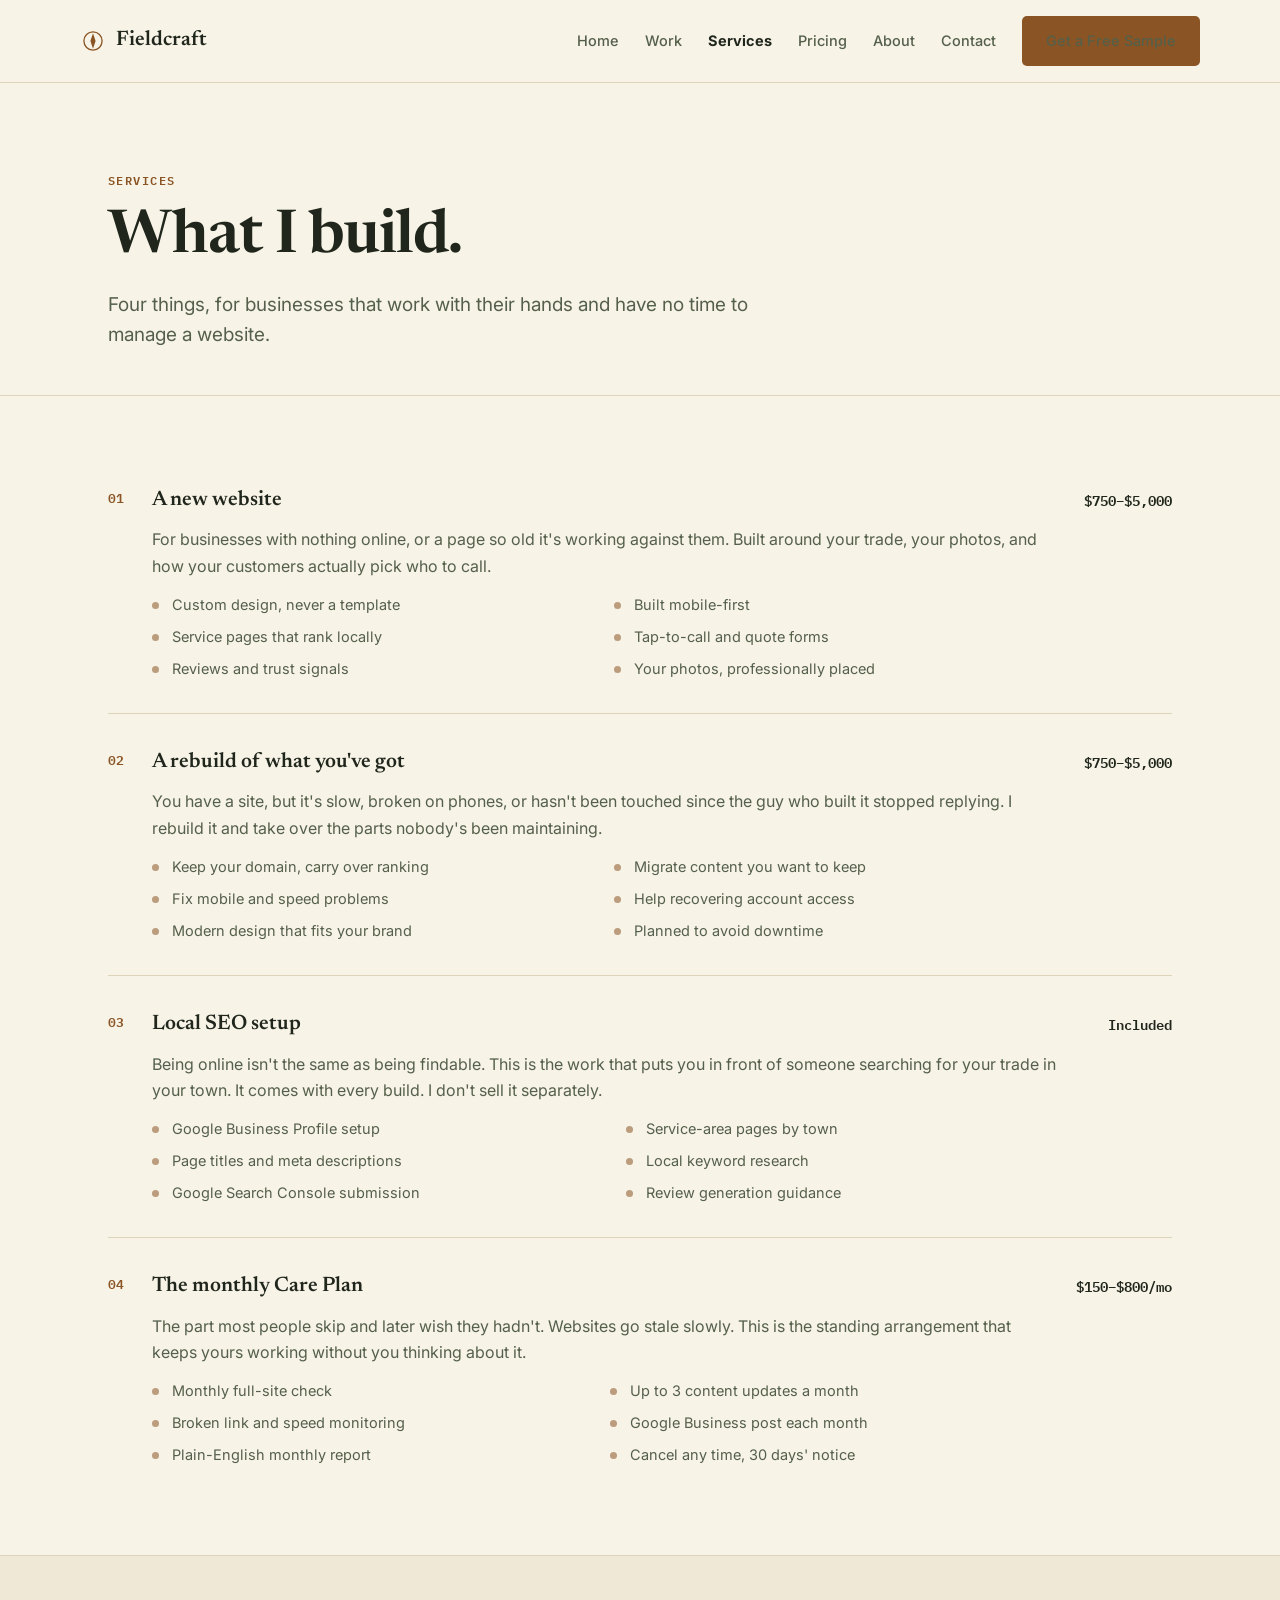
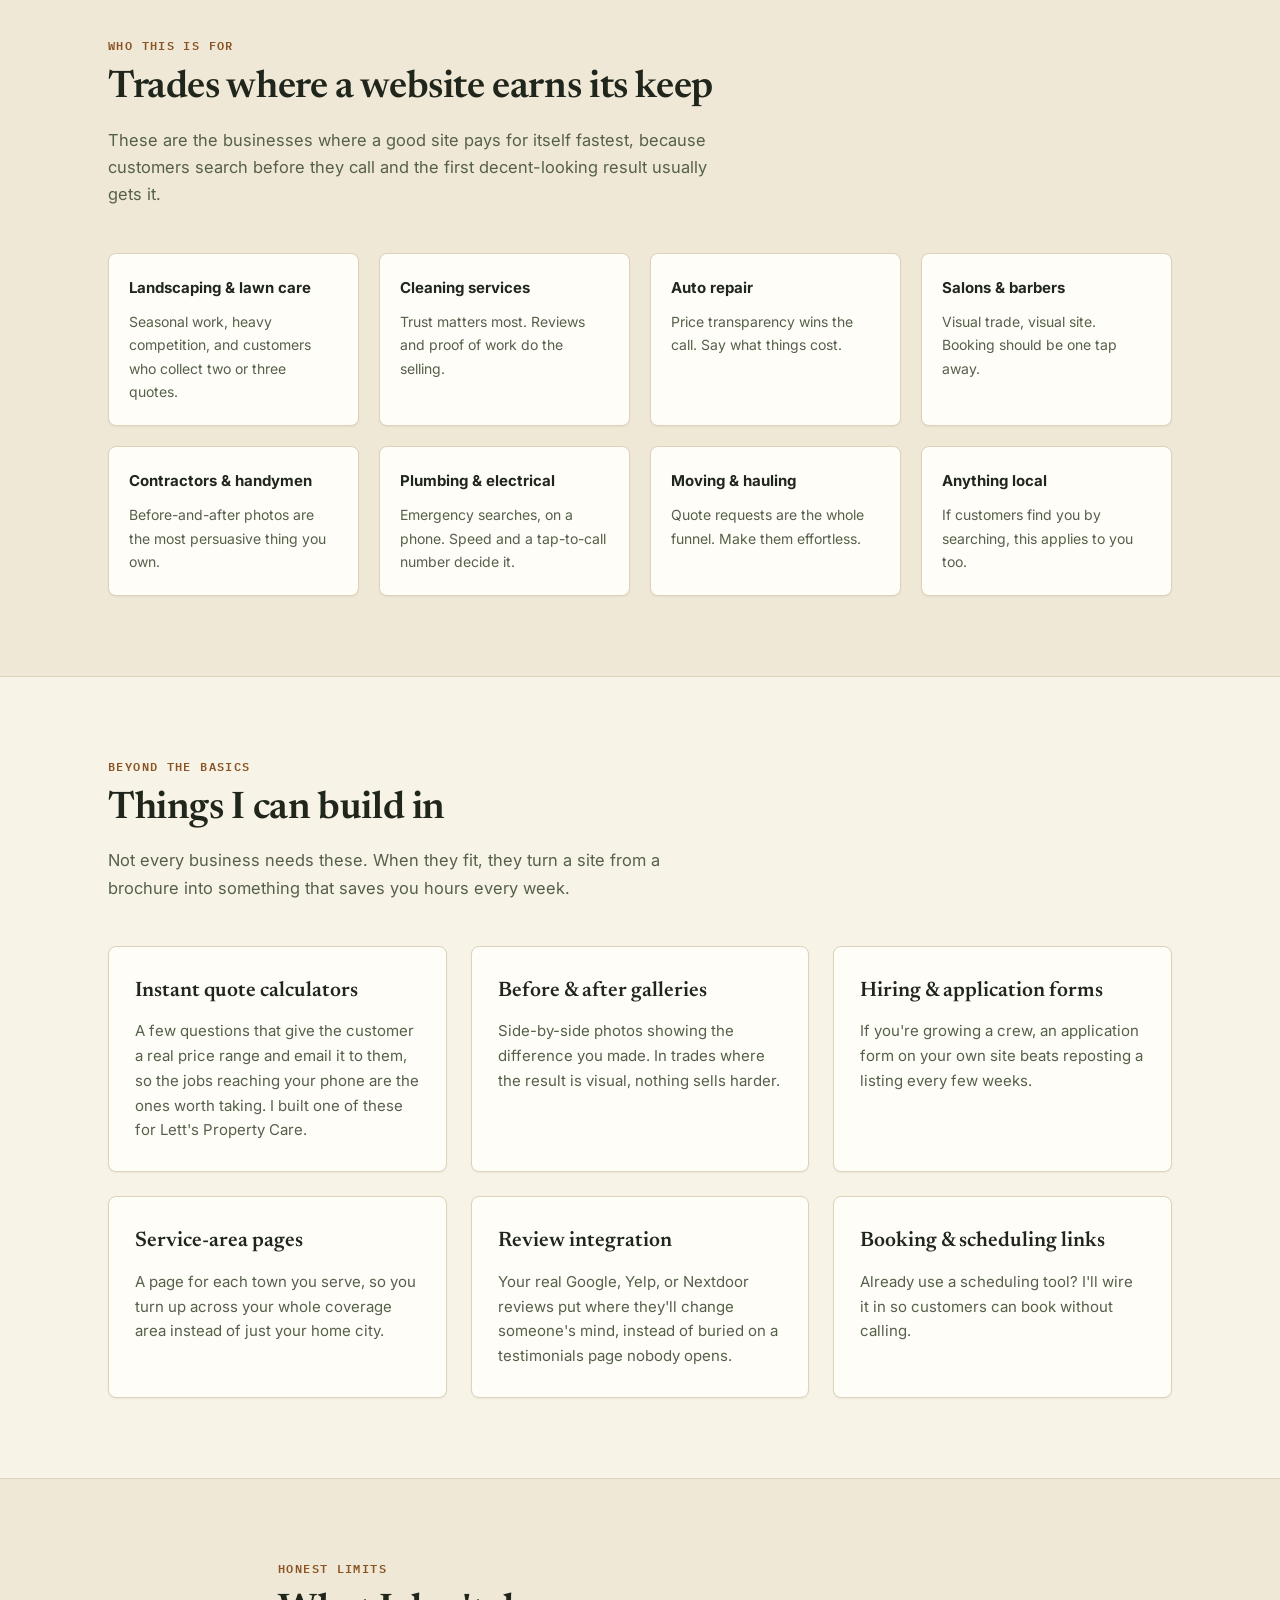
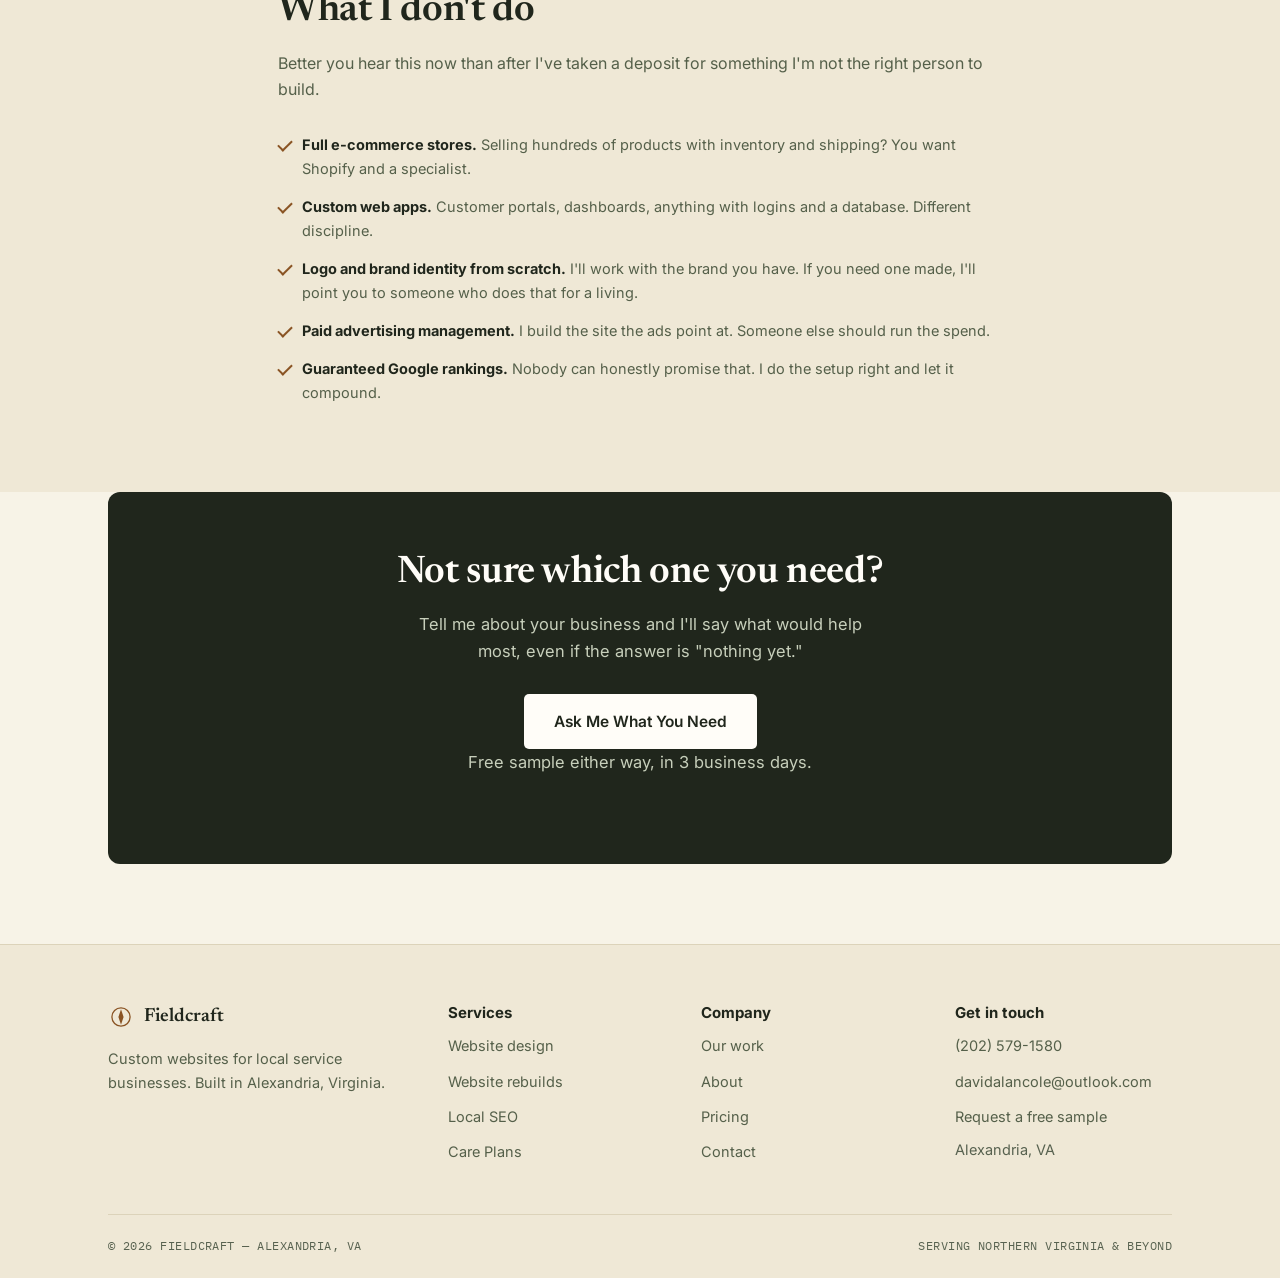
<file: services.html>
<!DOCTYPE html>
<html lang="en">
<head>
<meta charset="UTF-8">
<meta name="viewport" content="width=device-width, initial-scale=1.0">
<title>Services — Fieldcraft | Web Design, Local SEO &amp; Care Plans</title>
<meta name="description" content="What Fieldcraft builds: custom websites, rebuilds of outdated sites, local SEO setup, and monthly Care Plans for local service businesses in Virginia.">
<meta property="og:title" content="Services — Fieldcraft">
<meta property="og:description" content="Custom websites, rebuilds, local SEO, and monthly Care Plans for local service businesses.">
<meta property="og:type" content="website">
<meta property="og:image" content="https://anchor-digital-tau.vercel.app/og-image.png">
<meta property="og:url" content="https://anchor-digital-tau.vercel.app/services.html">
<meta property="og:site_name" content="Fieldcraft">
<meta name="twitter:card" content="summary_large_image">
<link rel="canonical" href="https://anchor-digital-tau.vercel.app/services.html">

<link rel="icon" href="data:image/svg+xml,%3Csvg xmlns='http://www.w3.org/2000/svg' viewBox='0 0 40 40'%3E%3Crect width='40' height='40' fill='%2320261C'/%3E%3Ccircle cx='20' cy='20' r='14' fill='none' stroke='%23F7F3E7' stroke-width='2'/%3E%3Cpath d='M20 8 L24 20 L20 32 L16 20 Z' fill='%23A5672E'/%3E%3C/svg%3E">
<script>document.documentElement.className+=" js";</script>
<link rel="preconnect" href="https://fonts.googleapis.com">
<link href="https://fonts.googleapis.com/css2?family=Newsreader:ital,opsz,wght@0,6..72,500;0,6..72,600;1,6..72,500&family=Inter:wght@400;500;600;700&family=IBM+Plex+Mono:wght@400;500;600&display=swap" rel="stylesheet">
<link rel="stylesheet" href="css/styles.css">
</head>
<body>

<header class="site-header">
  <div class="wrap nav-row">
    <a href="index.html" class="brand">
      <svg viewBox="0 0 40 40" aria-hidden="true"><circle cx="20" cy="20" r="14" fill="none" stroke="currentColor" stroke-width="2"/><path d="M20 8 L24 20 L20 32 L16 20 Z" fill="currentColor"/></svg>
      Fieldcraft
    </a>
    <button class="nav-toggle" aria-label="Menu" aria-expanded="false" aria-controls="main-nav">
      <svg viewBox="0 0 24 24" fill="none" stroke="currentColor" stroke-width="2" aria-hidden="true"><line x1="3" y1="6" x2="21" y2="6"/><line x1="3" y1="12" x2="21" y2="12"/><line x1="3" y1="18" x2="21" y2="18"/></svg>
    </button>
    <nav class="main-nav" id="main-nav">
      <a href="index.html">Home</a>
      <a href="work.html">Work</a>
      <a href="services.html" class="current" aria-current="page">Services</a>
      <a href="pricing.html">Pricing</a>
      <a href="about.html">About</a>
      <a href="contact.html">Contact</a>
      <a href="contact.html" class="btn">Get a Free Sample</a>
    </nav>
  </div>
</header>

<a href="#main" class="skip-link">Skip to content</a>
<main id="main">

<section class="hero no-line" style="padding-bottom:44px;">
  <div class="wrap">
    <div class="eyebrow">Services</div>
    <h1>What I build.</h1>
    <p class="lede" style="max-width:640px;margin-top:20px;">Four things, for businesses that work with their hands and have no time to manage a website.</p>
  </div>
</section>

<section class="tight" data-reveal>
  <div class="wrap">
    <div class="service-row">
      <div class="service-num">01</div>
      <div class="service-body">
        <h3>A new website</h3>
        <p>For businesses with nothing online, or a page so old it's working against them. Built around your trade, your photos, and how your customers actually pick who to call.</p>
        <ul>
          <li>Custom design, never a template</li>
          <li>Built mobile-first</li>
          <li>Service pages that rank locally</li>
          <li>Tap-to-call and quote forms</li>
          <li>Reviews and trust signals</li>
          <li>Your photos, professionally placed</li>
        </ul>
      </div>
      <div class="service-price">$750–$5,000</div>
    </div>

    <div class="service-row">
      <div class="service-num">02</div>
      <div class="service-body">
        <h3>A rebuild of what you've got</h3>
        <p>You have a site, but it's slow, broken on phones, or hasn't been touched since the guy who built it stopped replying. I rebuild it and take over the parts nobody's been maintaining.</p>
        <ul>
          <li>Keep your domain, carry over ranking</li>
          <li>Migrate content you want to keep</li>
          <li>Fix mobile and speed problems</li>
          <li>Help recovering account access</li>
          <li>Modern design that fits your brand</li>
          <li>Planned to avoid downtime</li>
        </ul>
      </div>
      <div class="service-price">$750–$5,000</div>
    </div>

    <div class="service-row">
      <div class="service-num">03</div>
      <div class="service-body">
        <h3>Local SEO setup</h3>
        <p>Being online isn't the same as being findable. This is the work that puts you in front of someone searching for your trade in your town. It comes with every build. I don't sell it separately.</p>
        <ul>
          <li>Google Business Profile setup</li>
          <li>Service-area pages by town</li>
          <li>Page titles and meta descriptions</li>
          <li>Local keyword research</li>
          <li>Google Search Console submission</li>
          <li>Review generation guidance</li>
        </ul>
      </div>
      <div class="service-price">Included</div>
    </div>

    <div class="service-row">
      <div class="service-num">04</div>
      <div class="service-body">
        <h3>The monthly Care Plan</h3>
        <p>The part most people skip and later wish they hadn't. Websites go stale slowly. This is the standing arrangement that keeps yours working without you thinking about it.</p>
        <ul>
          <li>Monthly full-site check</li>
          <li>Up to 3 content updates a month</li>
          <li>Broken link and speed monitoring</li>
          <li>Google Business post each month</li>
          <li>Plain-English monthly report</li>
          <li>Cancel any time, 30 days' notice</li>
        </ul>
      </div>
      <div class="service-price">$150–$800/mo</div>
    </div>
  </div>
</section>

<!-- WHO IT'S FOR -->
<section class="alt" data-reveal>
  <div class="wrap">
    <div class="section-label">Who this is for</div>
    <h2>Trades where a website earns its keep</h2>
    <p class="section-intro">These are the businesses where a good site pays for itself fastest, because customers search before they call and the first decent-looking result usually gets it.</p>
    <div class="grid-4">
      <div class="card" style="padding:22px 20px;"><h3 class="h4">Landscaping &amp; lawn care</h3><p style="font-size:14px;">Seasonal work, heavy competition, and customers who collect two or three quotes.</p></div>
      <div class="card" style="padding:22px 20px;"><h3 class="h4">Cleaning services</h3><p style="font-size:14px;">Trust matters most. Reviews and proof of work do the selling.</p></div>
      <div class="card" style="padding:22px 20px;"><h3 class="h4">Auto repair</h3><p style="font-size:14px;">Price transparency wins the call. Say what things cost.</p></div>
      <div class="card" style="padding:22px 20px;"><h3 class="h4">Salons &amp; barbers</h3><p style="font-size:14px;">Visual trade, visual site. Booking should be one tap away.</p></div>
      <div class="card" style="padding:22px 20px;"><h3 class="h4">Contractors &amp; handymen</h3><p style="font-size:14px;">Before-and-after photos are the most persuasive thing you own.</p></div>
      <div class="card" style="padding:22px 20px;"><h3 class="h4">Plumbing &amp; electrical</h3><p style="font-size:14px;">Emergency searches, on a phone. Speed and a tap-to-call number decide it.</p></div>
      <div class="card" style="padding:22px 20px;"><h3 class="h4">Moving &amp; hauling</h3><p style="font-size:14px;">Quote requests are the whole funnel. Make them effortless.</p></div>
      <div class="card" style="padding:22px 20px;"><h3 class="h4">Anything local</h3><p style="font-size:14px;">If customers find you by searching, this applies to you too.</p></div>
    </div>
  </div>
</section>

<!-- ADD-ONS -->
<section data-reveal>
  <div class="wrap">
    <div class="section-label">Beyond the basics</div>
    <h2>Things I can build in</h2>
    <p class="section-intro">Not every business needs these. When they fit, they turn a site from a brochure into something that saves you hours every week.</p>
    <div class="grid-3">
      <div class="card">
        <h3>Instant quote calculators</h3>
        <p>A few questions that give the customer a real price range and email it to them, so the jobs reaching your phone are the ones worth taking. I built one of these for Lett's Property Care.</p>
      </div>
      <div class="card">
        <h3>Before &amp; after galleries</h3>
        <p>Side-by-side photos showing the difference you made. In trades where the result is visual, nothing sells harder.</p>
      </div>
      <div class="card">
        <h3>Hiring &amp; application forms</h3>
        <p>If you're growing a crew, an application form on your own site beats reposting a listing every few weeks.</p>
      </div>
      <div class="card">
        <h3>Service-area pages</h3>
        <p>A page for each town you serve, so you turn up across your whole coverage area instead of just your home city.</p>
      </div>
      <div class="card">
        <h3>Review integration</h3>
        <p>Your real Google, Yelp, or Nextdoor reviews put where they'll change someone's mind, instead of buried on a testimonials page nobody opens.</p>
      </div>
      <div class="card">
        <h3>Booking &amp; scheduling links</h3>
        <p>Already use a scheduling tool? I'll wire it in so customers can book without calling.</p>
      </div>
    </div>
  </div>
</section>

<!-- WHAT'S NOT INCLUDED -->
<section class="alt" data-reveal>
  <div class="wrap-narrow">
    <div class="section-label">Honest limits</div>
    <h2>What I don't do</h2>
    <p style="margin-bottom:24px;">Better you hear this now than after I've taken a deposit for something I'm not the right person to build.</p>
    <ul class="price-list" style="font-size:15.5px;">
      <li><strong style="color:var(--ink);">Full e-commerce stores.</strong> Selling hundreds of products with inventory and shipping? You want Shopify and a specialist.</li>
      <li><strong style="color:var(--ink);">Custom web apps.</strong> Customer portals, dashboards, anything with logins and a database. Different discipline.</li>
      <li><strong style="color:var(--ink);">Logo and brand identity from scratch.</strong> I'll work with the brand you have. If you need one made, I'll point you to someone who does that for a living.</li>
      <li><strong style="color:var(--ink);">Paid advertising management.</strong> I build the site the ads point at. Someone else should run the spend.</li>
      <li><strong style="color:var(--ink);">Guaranteed Google rankings.</strong> Nobody can honestly promise that. I do the setup right and let it compound.</li>
    </ul>
  </div>
</section>

<section class="no-line" style="padding-top:0;" data-reveal>
  <div class="wrap">
    <div class="cta-band">
      <h2>Not sure which one you need?</h2>
      <p>Tell me about your business and I'll say what would help most, even if the answer is "nothing yet."</p>
      <a href="contact.html" class="btn lg">Ask Me What You Need</a>
      <p class="cta-sub">Free sample either way, in 3 business days.</p>
    </div>
  </div>
</section>

</main>

<footer>
  <div class="wrap">
    <div class="footer-main">
      <div class="footer-col footer-about">
        <div class="brand" style="font-size:19px;">
          <svg viewBox="0 0 40 40" aria-hidden="true"><circle cx="20" cy="20" r="14" fill="none" stroke="currentColor" stroke-width="2"/><path d="M20 8 L24 20 L20 32 L16 20 Z" fill="currentColor"/></svg>
          Fieldcraft
        </div>
        <p>Custom websites for local service businesses. Built in Alexandria, Virginia.</p>
      </div>
      <div class="footer-col">
        <h3 class="h4">Services</h3>
        <ul>
          <li><a href="services.html">Website design</a></li>
          <li><a href="services.html">Website rebuilds</a></li>
          <li><a href="services.html">Local SEO</a></li>
          <li><a href="services.html">Care Plans</a></li>
        </ul>
      </div>
      <div class="footer-col">
        <h3 class="h4">Company</h3>
        <ul>
          <li><a href="work.html">Our work</a></li>
          <li><a href="about.html">About</a></li>
          <li><a href="pricing.html">Pricing</a></li>
          <li><a href="contact.html">Contact</a></li>
        </ul>
      </div>
      <div class="footer-col">
        <h3 class="h4">Get in touch</h3>
        <ul>
          <li><a href="tel:+12025791580">(202) 579-1580</a></li>
          <li><a href="mailto:davidalancole@outlook.com">davidalancole@outlook.com</a></li>
          <li><a href="contact.html">Request a free sample</a></li>
          <li style="color:var(--ink-soft);font-size:14.5px;">Alexandria, VA</li>
        </ul>
      </div>
    </div>
    <div class="footer-bottom">
      <p>© 2026 FIELDCRAFT — ALEXANDRIA, VA</p>
      <p>SERVING NORTHERN VIRGINIA &amp; BEYOND</p>
    </div>
  </div>
</footer>

<script src="js/main.js"></script>
</body>
</html>
</file>
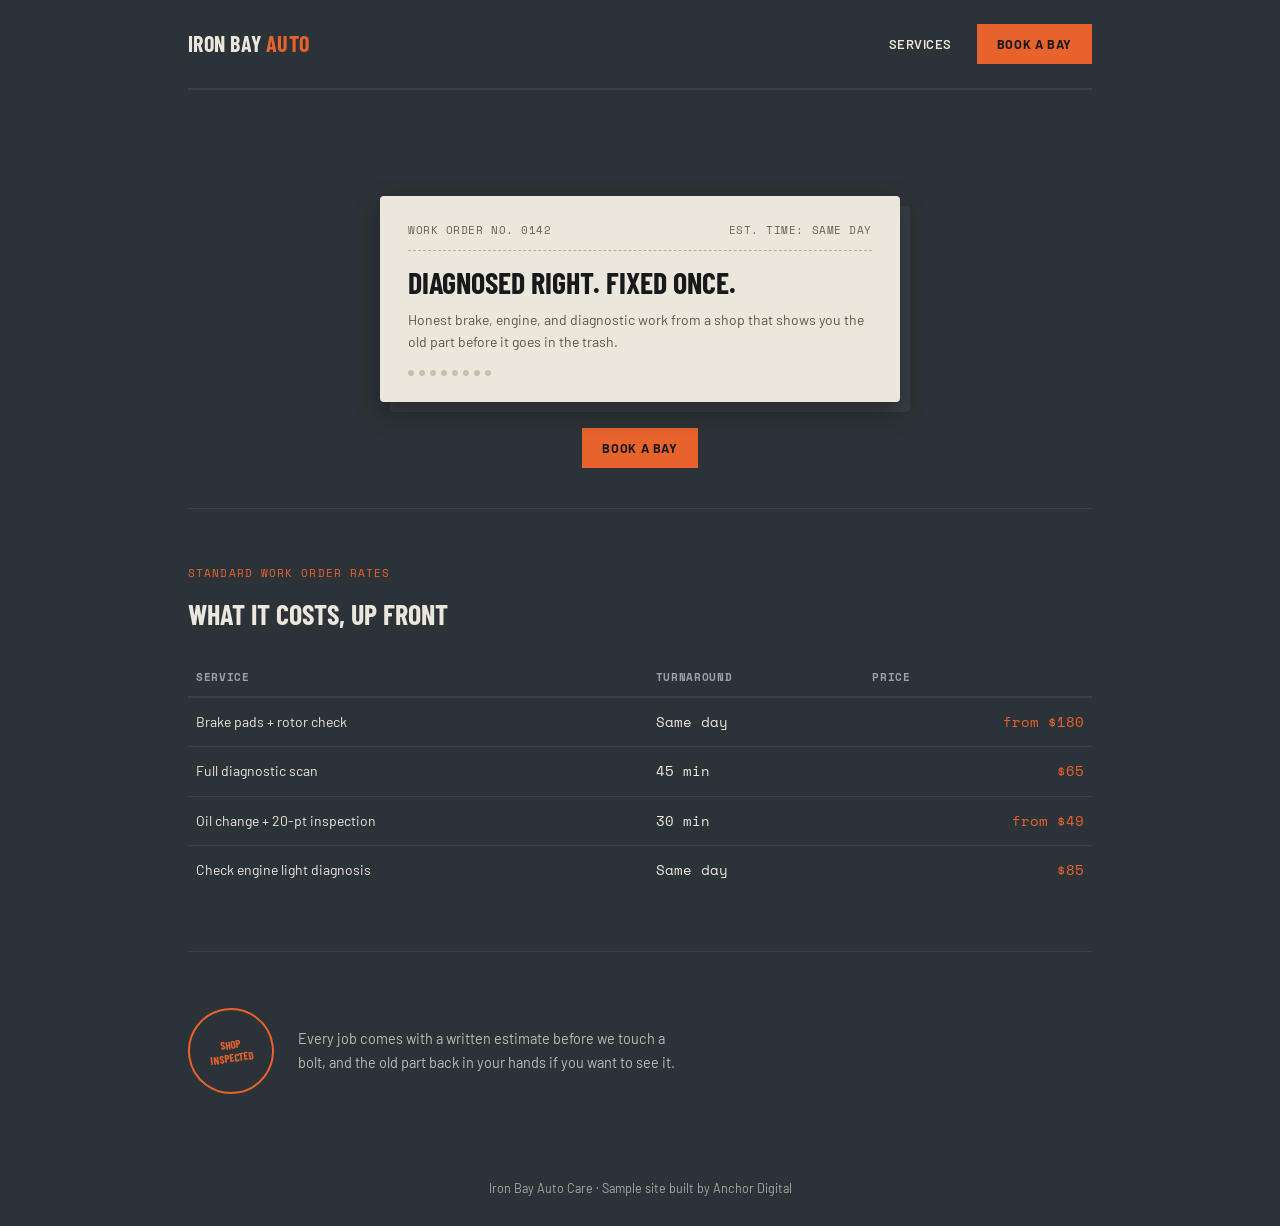
<file: samples/iron-bay-auto.html>
<!DOCTYPE html>
<html lang="en">
<head>
<meta charset="UTF-8">
<meta name="viewport" content="width=device-width, initial-scale=1.0">
<title>Iron Bay Auto Care</title>
<meta name="description" content="Iron Bay Auto Care — honest brake, engine, and diagnostic work with a written estimate before we touch a bolt, and the old part back in your hands.">
<link rel="preconnect" href="https://fonts.googleapis.com">
<link href="https://fonts.googleapis.com/css2?family=Barlow+Condensed:wght@600;700&family=Barlow:wght@400;500;600&family=Space+Mono:wght@400;700&display=swap" rel="stylesheet">
<style>
  :root{
    --steel:#2C3338;
    --panel:#383F45;
    --orange:#E8622C;
    --paper:#ECE7DD;
    --grease:#17191B;
  }
  *{margin:0;padding:0;box-sizing:border-box;}
  body{background:var(--steel);color:var(--paper);font-family:'Barlow',sans-serif;line-height:1.6;}
  .wrap{max-width:960px;margin:0 auto;padding:0 28px;}
  a{color:inherit;}
  :focus-visible{outline:2px solid var(--orange);outline-offset:3px;}
  .mono{font-family:'Space Mono',monospace;}

  header{display:flex;justify-content:space-between;align-items:center;padding:24px 0;border-bottom:2px solid var(--panel);}
  .logo{font-family:'Barlow Condensed',sans-serif;font-weight:700;font-size:22px;text-transform:uppercase;letter-spacing:.02em;}
  .logo span{color:var(--orange);}
  nav a{margin-left:22px;font-size:13px;font-weight:600;text-decoration:none;text-transform:uppercase;letter-spacing:.04em;}
  .btn{background:var(--orange);color:var(--grease);padding:10px 20px;font-weight:700;text-transform:uppercase;font-size:12.5px;letter-spacing:.05em;text-decoration:none;display:inline-block;}

  /* HERO: giant torn work-order ticket with carbon copy peeking behind */
  .hero{padding:70px 0 40px;position:relative;}
  .ticket-stack{position:relative;max-width:520px;margin:36px auto 0;}
  .carbon{
    position:absolute;top:10px;left:10px;width:100%;height:100%;
    background:var(--panel);border-radius:4px;z-index:0;
  }
  .worksheet{
    position:relative;z-index:1;background:var(--paper);color:var(--grease);
    border-radius:4px;padding:26px 28px;
    box-shadow:0 10px 24px rgba(0,0,0,.35);
  }
  .worksheet-head{display:flex;justify-content:space-between;font-family:'Space Mono',monospace;font-size:11px;letter-spacing:.05em;text-transform:uppercase;color:#6b6355;border-bottom:1px dashed #b8ae98;padding-bottom:10px;margin-bottom:14px;}
  .worksheet h1{font-family:'Barlow Condensed',sans-serif;font-weight:700;font-size:30px;text-transform:uppercase;line-height:1.15;}
  .worksheet p{color:#5c5548;font-size:14px;margin-top:10px;}
  .perf{display:flex;gap:5px;margin-top:16px;}
  .perf span{width:6px;height:6px;border-radius:50%;background:#c9c0a9;}

  section{padding:56px 0;border-top:1px solid var(--panel);}
  .eyebrow{font-family:'Space Mono',monospace;font-size:11px;letter-spacing:.1em;text-transform:uppercase;color:var(--orange);margin-bottom:10px;}
  h2{font-family:'Barlow Condensed',sans-serif;font-weight:700;font-size:28px;text-transform:uppercase;margin-bottom:22px;}

  .table-wrap{overflow-x:auto;}
  .workorder-table{width:100%;border-collapse:collapse;font-size:14px;}
  .workorder-table th{
    text-align:left;font-family:'Space Mono',monospace;font-size:10.5px;letter-spacing:.06em;text-transform:uppercase;color:#9aa1a7;
    padding:10px 8px;border-bottom:2px solid var(--panel);
  }
  .workorder-table td{padding:13px 8px;border-bottom:1px solid var(--panel);}
  .workorder-table td.price{font-family:'Space Mono',monospace;color:var(--orange);text-align:right;}
  .workorder-table tr:last-child td{border-bottom:none;}

  .inspected{
    display:inline-flex;align-items:center;gap:8px;
    border:2px solid var(--orange);color:var(--orange);border-radius:50%;
    width:86px;height:86px;justify-content:center;text-align:center;
    font-family:'Barlow Condensed',sans-serif;font-weight:700;font-size:11px;text-transform:uppercase;line-height:1.2;
    transform:rotate(-8deg);
  }
  .trust-row{display:flex;align-items:center;gap:24px;flex-wrap:wrap;}
  .trust-row p{color:#b7bcc0;font-size:14.5px;max-width:380px;margin:0;}

  footer{padding:28px 0;text-align:center;font-size:12.5px;color:#a3a9ad;}

  @media(max-width:760px){
    .worksheet h1{font-size:24px;}
    .trust-row{flex-direction:column;text-align:center;}
    .workorder-table{font-size:13px;}
    .workorder-table th,.workorder-table td{padding:9px 6px;}
  }
</style>
</head>
<body>
<div class="wrap">

  <header>
    <div class="logo">Iron Bay <span>Auto</span></div>
    <nav>
      <a href="#services">Services</a>
      <a href="#" class="btn">Book a Bay</a>
    </nav>
  </header>

  <section class="hero" style="border-top:none;">
    <div class="ticket-stack">
      <div class="carbon"></div>
      <div class="worksheet">
        <div class="worksheet-head"><span>Work Order No. 0142</span><span>Est. Time: Same Day</span></div>
        <h1>Diagnosed right. Fixed once.</h1>
        <p>Honest brake, engine, and diagnostic work from a shop that shows you the old part before it goes in the trash.</p>
        <div class="perf">
          <span></span><span></span><span></span><span></span><span></span><span></span><span></span><span></span>
        </div>
      </div>
    </div>
    <div style="text-align:center;margin-top:26px;">
      <a href="#" class="btn">Book a Bay</a>
    </div>
  </section>

  <section id="services">
    <div class="eyebrow">Standard Work Order Rates</div>
    <h2>What it costs, up front</h2>
    <div class="table-wrap">
    <table class="workorder-table">
      <tr><th>Service</th><th>Turnaround</th><th class="mono">Price</th></tr>
      <tr><td>Brake pads + rotor check</td><td class="mono">Same day</td><td class="price">from $180</td></tr>
      <tr><td>Full diagnostic scan</td><td class="mono">45 min</td><td class="price">$65</td></tr>
      <tr><td>Oil change + 20-pt inspection</td><td class="mono">30 min</td><td class="price">from $49</td></tr>
      <tr><td>Check engine light diagnosis</td><td class="mono">Same day</td><td class="price">$85</td></tr>
    </table>
    </div>
  </section>

  <section>
    <div class="trust-row">
      <div class="inspected">SHOP<br>INSPECTED</div>
      <p>Every job comes with a written estimate before we touch a bolt, and the old part back in your hands if you want to see it.</p>
    </div>
  </section>

  <footer>Iron Bay Auto Care · Sample site built by Anchor Digital</footer>
</div>
</body>
</html>
</file>
<file: css/styles.css>
/* ============================================
   FIELDCRAFT — Design System
   ============================================ */

:root{
  --ink:#20261C; --ink-dim:#55604A; --ink-soft:#586250;
  --paper:#F7F3E7; --paper-2:#EFE8D6; --cream-white:#FFFDF8;
  --line:#DCD3BA; --accent:#8A5424; --accent-dark:#6B3D19; --moss:#4B5C3D;
  --shadow-sm:0 1px 2px rgba(32,38,28,.06);
  --shadow-md:0 4px 16px rgba(32,38,28,.09);
  --shadow-lg:0 12px 32px rgba(32,38,28,.14);
  --r:8px;
}
*{margin:0;padding:0;box-sizing:border-box;}
html{scroll-behavior:smooth;}
@media (prefers-reduced-motion: reduce){html{scroll-behavior:auto;}}
body{background:var(--paper);color:var(--ink-dim);font-family:'Inter',sans-serif;line-height:1.65;-webkit-font-smoothing:antialiased;}
.wrap{max-width:1120px;margin:0 auto;padding:0 28px;}
.wrap-narrow{max-width:780px;margin:0 auto;padding:0 28px;}
a{color:inherit;text-decoration:none;}
:focus-visible{outline:2px solid var(--accent);outline-offset:3px;}
.mono{font-family:'IBM Plex Mono',monospace;}
img{max-width:100%;display:block;}
@media (prefers-reduced-motion: reduce){*{animation:none !important;transition:none !important;}}

/* Reveal-on-scroll. Scoped to .js so if JavaScript fails, content is visible. */
.js [data-reveal]{opacity:0;transform:translateY(16px);transition:opacity .55s ease, transform .55s ease;}
.js [data-reveal].is-visible{opacity:1;transform:translateY(0);}
@media (prefers-reduced-motion: reduce){.js [data-reveal]{opacity:1;transform:none;}}

/* ---------- TYPE ---------- */
h1{font-family:'Newsreader',serif;font-weight:600;font-size:clamp(38px,5.2vw,60px);line-height:1.05;color:var(--ink);letter-spacing:-.015em;}
h1 em{font-style:italic;color:var(--accent);}
h2{font-family:'Newsreader',serif;font-weight:600;font-size:clamp(28px,3.6vw,38px);line-height:1.15;color:var(--ink);margin-bottom:16px;letter-spacing:-.01em;}
h3{font-family:'Newsreader',serif;font-weight:600;font-size:21px;color:var(--ink);margin-bottom:8px;}
h4,.h4{font-family:'Inter',sans-serif;font-weight:700;font-size:15px;color:var(--ink);margin-bottom:6px;}
.skip-link{position:absolute;left:-9999px;top:0;background:var(--ink);color:var(--cream-white);padding:12px 20px;z-index:999;border-radius:0 0 5px 0;}
.skip-link:focus{left:0;}
p{font-size:16px;}
.lede{font-size:clamp(17px,2vw,19px);line-height:1.6;color:var(--ink-dim);}
.eyebrow{font-family:'IBM Plex Mono',monospace;font-size:12px;letter-spacing:.12em;text-transform:uppercase;color:var(--accent);margin-bottom:16px;font-weight:600;}
.section-label{font-family:'IBM Plex Mono',monospace;font-size:11.5px;letter-spacing:.12em;text-transform:uppercase;color:var(--accent);margin-bottom:12px;font-weight:600;}
.section-intro{max-width:620px;margin-bottom:44px;font-size:16.5px;}
.center{text-align:center;}
.center .section-intro{margin-left:auto;margin-right:auto;}

/* ---------- HEADER ---------- */
.site-header{position:sticky;top:0;z-index:50;background:rgba(247,243,231,.94);backdrop-filter:blur(10px);border-bottom:1px solid var(--line);}
.nav-row{display:flex;justify-content:space-between;align-items:center;padding:16px 0;position:relative;}
.brand{display:flex;align-items:center;gap:10px;font-family:'Newsreader',serif;font-weight:600;font-size:21px;color:var(--ink);}
.brand svg{width:26px;height:26px;color:var(--accent);flex-shrink:0;}
nav.main-nav{display:flex;align-items:center;gap:26px;}
nav.main-nav a{font-size:14.5px;font-weight:500;color:var(--ink-dim);transition:color .15s;}
nav.main-nav a.current{color:var(--ink);font-weight:700;}
nav.main-nav a:hover{color:var(--ink);}
.nav-toggle{display:none;background:none;border:1px solid var(--line);border-radius:5px;padding:8px 10px;cursor:pointer;line-height:0;}
.nav-toggle svg{width:20px;height:20px;color:var(--ink);}

/* ---------- BUTTONS ---------- */
.btn{
  background:var(--accent);color:var(--cream-white);padding:13px 24px;border-radius:5px;font-weight:600;
  font-size:14.5px;display:inline-block;border:none;cursor:pointer;transition:background .15s, transform .15s;
}
.btn:hover{background:var(--accent-dark);transform:translateY(-1px);}
.btn.ghost{background:transparent;border:1px solid var(--ink);color:var(--ink);}
.btn.ghost:hover{background:var(--ink);color:var(--paper);}
.btn.lg{padding:15px 30px;font-size:15.5px;}
.btn.on-dark{background:var(--cream-white);color:var(--ink);}
.btn.on-dark:hover{background:#fff;}

/* ---------- SECTIONS ---------- */
section{padding:80px 0;border-top:1px solid var(--line);}
section.tight{padding:56px 0;}
section.no-line{border-top:none;}
section.alt{background:var(--paper-2);}
section.dark{background:var(--ink);border-top:none;}
section.dark h2,section.dark h3{color:var(--cream-white);}
section.dark p,section.dark li{color:#C7CFBB;}
section.dark .section-label{color:#D7A96E;}

/* ---------- HERO ---------- */
.hero{padding:88px 0 64px;border-top:none;}
.hero-grid{display:grid;grid-template-columns:1.12fr .88fr;gap:56px;align-items:center;}
.hero .lede{margin:22px 0 0;max-width:490px;}
.hero-ctas{margin-top:34px;display:flex;gap:14px;flex-wrap:wrap;align-items:center;}
.hero-note{font-size:13.5px;color:var(--ink-soft);margin-top:14px;}
.hero-mark{justify-self:end;}
.hero-mark svg{width:100%;max-width:320px;color:var(--ink);}

/* ---------- STATS BAND ---------- */
.stats{display:grid;grid-template-columns:repeat(4,1fr);gap:0;border-top:1px solid var(--line);border-bottom:1px solid var(--line);}
.stat{padding:30px 24px;border-right:1px solid var(--line);}
.stat:last-child{border-right:none;}
.stat-num{font-family:'Newsreader',serif;font-weight:600;font-size:34px;color:var(--ink);line-height:1;}
.stat-label{font-family:'IBM Plex Mono',monospace;font-size:11.5px;letter-spacing:.06em;text-transform:uppercase;color:var(--ink-soft);margin-top:8px;}

/* ---------- CARD GRIDS ---------- */
.grid-2{display:grid;grid-template-columns:repeat(2,1fr);gap:24px;}
.grid-3{display:grid;grid-template-columns:repeat(3,1fr);gap:24px;}
.grid-4{display:grid;grid-template-columns:repeat(4,1fr);gap:20px;}

.card{background:var(--cream-white);border:1px solid var(--line);border-radius:var(--r);padding:28px 26px;box-shadow:var(--shadow-sm);}
.card h3{margin-bottom:10px;}
.card p{font-size:15px;}
.card-icon{width:34px;height:34px;color:var(--accent);margin-bottom:16px;}
.card-icon svg{width:100%;height:100%;}

/* problem cards (what's broken today) */
.problem-card{border-left:3px solid var(--accent);padding:4px 0 4px 20px;}
.problem-card h4{font-size:16px;font-family:'Newsreader',serif;font-weight:600;margin-bottom:6px;}
.problem-card p{font-size:15px;}

/* ---------- SERVICE DETAIL ROWS ---------- */
.service-row{display:grid;grid-template-columns:auto 1fr auto;gap:28px;align-items:start;padding:32px 0;border-bottom:1px solid var(--line);}
.service-row:last-child{border-bottom:none;}
.service-num{font-family:'IBM Plex Mono',monospace;font-size:13px;color:var(--accent);font-weight:600;padding-top:4px;}
.service-body h3{margin-bottom:8px;}
.service-body ul{list-style:none;margin-top:14px;display:grid;grid-template-columns:repeat(2,1fr);gap:8px 20px;}
.service-body li{font-size:14.5px;padding-left:20px;position:relative;}
.service-body li::before{content:"";position:absolute;left:0;top:9px;width:7px;height:7px;border-radius:50%;background:var(--accent);opacity:.55;}
.service-price{font-family:'IBM Plex Mono',monospace;font-size:14px;color:var(--ink);white-space:nowrap;padding-top:4px;font-weight:600;}

/* ---------- WORK CARDS ---------- */
.work-grid{display:grid;grid-template-columns:repeat(3,1fr);gap:24px;}
.work-grid.large{grid-template-columns:repeat(2,1fr);gap:28px;}
.work-card{
  position:relative;background:var(--cream-white);border:1px solid var(--line);border-radius:var(--r);
  overflow:hidden;box-shadow:var(--shadow-sm);transition:transform .18s ease, box-shadow .18s ease;
}
.work-card:hover{transform:translateY(-4px);box-shadow:var(--shadow-lg);}
.work-card-link{position:absolute;inset:0;z-index:2;}
.work-frame{position:relative;height:190px;overflow:hidden;background:#0c0c0c;border-bottom:1px solid var(--line);}
.work-grid.large .work-frame{height:280px;}
.work-frame iframe{position:absolute;top:0;left:0;width:1280px;height:1000px;border:none;transform:scale(.29);transform-origin:top left;pointer-events:none;}
.work-grid.large .work-frame iframe{transform:scale(.42);}
.work-tag{
  position:absolute;top:12px;left:12px;z-index:3;background:rgba(32,38,28,.86);color:var(--cream-white);
  font-family:'IBM Plex Mono',monospace;font-size:10px;letter-spacing:.06em;text-transform:uppercase;
  padding:4px 9px;border-radius:3px;
}
.work-tag.real{background:var(--accent);}
.work-info{padding:20px 22px 22px;}
.work-info .name{font-family:'Newsreader',serif;font-weight:600;font-size:18px;color:var(--ink);}
.work-info .type{font-family:'IBM Plex Mono',monospace;font-size:10.5px;color:var(--ink-soft);text-transform:uppercase;margin-top:5px;letter-spacing:.05em;}
.work-info p.blurb{font-size:14.5px;margin:12px 0 14px;}
.work-info .view-link{font-size:13px;font-weight:700;color:var(--accent);display:inline-flex;align-items:center;gap:5px;}
.see-all{margin-top:32px;display:inline-flex;align-items:center;gap:6px;font-weight:600;color:var(--ink);font-size:15px;border-bottom:1.5px solid var(--ink);padding-bottom:2px;}

/* ---------- PROCESS TIMELINE ---------- */
.timeline{position:relative;margin-top:12px;}
.timeline::before{content:"";position:absolute;left:19px;top:14px;bottom:14px;width:2px;background:var(--line);}
.tl-step{position:relative;padding:0 0 34px 62px;}
.tl-step:last-child{padding-bottom:0;}
.tl-dot{
  position:absolute;left:0;top:0;width:40px;height:40px;border-radius:50%;
  background:var(--cream-white);border:2px solid var(--accent);color:var(--accent);
  display:flex;align-items:center;justify-content:center;
  font-family:'IBM Plex Mono',monospace;font-weight:600;font-size:14px;z-index:1;
}
.tl-step h3{margin-bottom:6px;}
.tl-when{font-family:'IBM Plex Mono',monospace;font-size:11.5px;color:var(--ink-soft);text-transform:uppercase;letter-spacing:.05em;margin-bottom:8px;}

/* ---------- COMPARISON TABLE ---------- */
.compare{width:100%;border-collapse:collapse;font-size:15px;background:var(--cream-white);border:1px solid var(--line);border-radius:var(--r);overflow:hidden;}
.compare th{
  text-align:left;font-family:'IBM Plex Mono',monospace;font-size:11px;letter-spacing:.07em;text-transform:uppercase;
  color:var(--ink-soft);padding:16px 18px;border-bottom:2px solid var(--line);background:var(--paper-2);
}
.compare th.hi{color:var(--accent);}
.compare td{padding:15px 18px;border-bottom:1px solid var(--line);}
.compare tr:last-child td{border-bottom:none;}
.compare td:first-child{font-weight:600;color:var(--ink);}
.compare td.hi{background:rgba(138,84,36,.055);color:var(--ink);font-weight:600;}

/* ---------- GENERIC TABLE ---------- */
table.plain{width:100%;border-collapse:collapse;font-size:15px;}
table.plain th{text-align:left;font-family:'IBM Plex Mono',monospace;font-size:11px;letter-spacing:.07em;text-transform:uppercase;color:var(--ink-soft);padding:12px 12px;border-bottom:2px solid var(--line);}
table.plain td{padding:14px 12px;border-bottom:1px solid var(--line);}
table.plain tr:last-child td{border-bottom:none;}

/* ---------- PRICING ---------- */
.pricing-grid{display:grid;grid-template-columns:repeat(3,1fr);gap:24px;align-items:start;}
.price-card{background:var(--cream-white);border:1px solid var(--line);border-radius:var(--r);padding:32px 28px;box-shadow:var(--shadow-sm);}
.price-card.hi{border:2px solid var(--accent);position:relative;box-shadow:var(--shadow-md);}
.price-card.hi::before{
  content:"Most Popular";position:absolute;top:-12px;left:28px;background:var(--accent);color:var(--cream-white);
  font-family:'IBM Plex Mono',monospace;font-size:10px;letter-spacing:.07em;text-transform:uppercase;padding:5px 12px;border-radius:3px;
}
.price-tier{font-family:'IBM Plex Mono',monospace;font-size:11.5px;letter-spacing:.08em;text-transform:uppercase;color:var(--ink-soft);margin-bottom:12px;}
.price-amt{font-family:'Newsreader',serif;font-weight:600;font-size:32px;color:var(--ink);line-height:1.1;}
.price-care{font-family:'IBM Plex Mono',monospace;font-size:13.5px;color:var(--accent);margin-top:8px;}
.price-desc{font-size:14.5px;margin-top:14px;padding-bottom:18px;border-bottom:1px solid var(--line);}
.price-list{list-style:none;margin-top:18px;}
.price-list li{font-size:14.5px;padding:7px 0 7px 24px;position:relative;}
.price-list li::before{
  content:"";position:absolute;left:0;top:14px;width:12px;height:6px;
  border-left:2px solid var(--accent);border-bottom:2px solid var(--accent);transform:rotate(-45deg);
}
.price-card .btn{margin-top:24px;width:100%;text-align:center;}

/* ---------- FAQ ---------- */
.faq-item{border-bottom:1px solid var(--line);}
.faq-item:last-child{border-bottom:none;}
.faq-q{
  font-family:'Newsreader',serif;font-weight:600;color:var(--ink);font-size:18.5px;
  padding:22px 40px 22px 0;cursor:pointer;position:relative;list-style:none;
}
.faq-q::-webkit-details-marker{display:none;}
.faq-q::marker{content:'';}
.faq-q::after{
  content:"";position:absolute;right:6px;top:50%;width:10px;height:10px;
  border-right:2px solid var(--accent);border-bottom:2px solid var(--accent);
  transform:translateY(-70%) rotate(45deg);transition:transform .2s;
}
details[open] .faq-q::after{transform:translateY(-30%) rotate(-135deg);}
.faq-a{font-size:15.5px;padding:0 40px 24px 0;}

/* ---------- TESTIMONIAL ---------- */
.quote-card{background:var(--cream-white);border:1px solid var(--line);border-left:3px solid var(--accent);border-radius:var(--r);padding:28px 30px;box-shadow:var(--shadow-sm);}
.quote-card blockquote{font-family:'Newsreader',serif;font-size:19px;line-height:1.5;color:var(--ink);font-style:italic;}
.quote-attr{margin-top:16px;font-size:13.5px;color:var(--ink-soft);}
.quote-attr strong{color:var(--ink);display:block;font-size:14.5px;font-style:normal;}

/* ---------- CTA BAND ---------- */
.cta-band{background:var(--ink);border-radius:12px;padding:60px 48px;text-align:center;}
.cta-band h2{color:var(--cream-white);}
.cta-band p{color:#C7CFBB;max-width:480px;margin:0 auto 28px;font-size:16.5px;}
.cta-band .btn{background:var(--cream-white);color:var(--ink);}
.cta-band .btn:hover{background:#fff;}
.cta-sub{margin-top:16px;font-size:13.5px;color:#9BA791;}

/* ---------- CONTACT ---------- */
.contact-grid{display:grid;grid-template-columns:1.1fr .9fr;gap:44px;align-items:start;}
.contact-card{background:var(--cream-white);border:1px solid var(--line);border-radius:var(--r);padding:32px 30px;box-shadow:var(--shadow-sm);}
.field{margin-bottom:18px;}
.field label{display:block;font-size:13.5px;font-weight:600;color:var(--ink);margin-bottom:6px;}
.field input,.field textarea,.field select{
  width:100%;padding:12px 14px;border:1px solid var(--line);border-radius:5px;
  font-family:'Inter',sans-serif;font-size:15px;color:var(--ink);background:var(--paper);
}
.field textarea{min-height:120px;resize:vertical;}
.field input:focus,.field textarea:focus,.field select:focus{outline:2px solid var(--accent);outline-offset:1px;border-color:var(--accent);}
.contact-list{list-style:none;}
.contact-list li{padding:16px 0;border-bottom:1px solid var(--line);}
.contact-list li:last-child{border-bottom:none;}
.contact-list .l{font-family:'IBM Plex Mono',monospace;font-size:11px;letter-spacing:.07em;text-transform:uppercase;color:var(--ink-soft);margin-bottom:4px;}
.contact-list .v{font-family:'Newsreader',serif;font-weight:600;font-size:17px;color:var(--ink);}

/* ---------- SAMPLE BACK BAR ---------- */
.back-bar{position:sticky;top:0;z-index:60;background:#1A1A1A;color:#EAEAEA;font-family:'IBM Plex Mono',monospace;font-size:12.5px;}
.back-bar .wrap{display:flex;justify-content:space-between;align-items:center;padding:10px 28px;}
.back-bar a{color:#F2C879;font-weight:600;}
.back-bar a:hover{text-decoration:underline;}

/* ---------- FOOTER ---------- */
footer{border-top:1px solid var(--line);background:var(--paper-2);}
.footer-main{display:grid;grid-template-columns:1.4fr 1fr 1fr 1fr;gap:36px;padding:56px 0 40px;}
.footer-col h4{font-family:'IBM Plex Mono',monospace;font-size:11px;letter-spacing:.09em;text-transform:uppercase;color:var(--ink-soft);margin-bottom:14px;font-weight:600;}
.footer-col ul{list-style:none;}
.footer-col li{margin-bottom:9px;}
.footer-col a{font-size:14.5px;color:var(--ink-dim);}
.footer-col a:hover{color:var(--ink);}
.footer-about p{font-size:14.5px;margin-top:14px;max-width:280px;}
.footer-bottom{border-top:1px solid var(--line);padding:22px 0;display:flex;justify-content:space-between;flex-wrap:wrap;gap:12px;}
.footer-bottom p{font-family:'IBM Plex Mono',monospace;font-size:11.5px;color:var(--ink-soft);letter-spacing:.04em;}

/* ---------- RESPONSIVE ---------- */
@media(max-width:960px){
  .grid-4{grid-template-columns:repeat(2,1fr);}
  .work-grid{grid-template-columns:repeat(2,1fr);}
  .footer-main{grid-template-columns:1fr 1fr;gap:32px;}
}

@media(max-width:840px){
  .hero{padding:56px 0 48px;}
  .hero-grid{grid-template-columns:1fr;gap:32px;}
  .hero-mark{display:none;}
  section{padding:56px 0;}
  .grid-2,.grid-3,.grid-4,.pricing-grid,.contact-grid,.work-grid,.work-grid.large{grid-template-columns:1fr;}
  .stats{grid-template-columns:1fr 1fr;}
  .stat{border-bottom:1px solid var(--line);}
  .stat:nth-child(2n){border-right:none;}
  .service-row{grid-template-columns:1fr;gap:12px;}
  .service-body ul{grid-template-columns:1fr;}
  .service-price{padding-top:0;}
  .work-frame,.work-grid.large .work-frame,.work-card .work-frame{height:200px !important;}
  .work-frame iframe,.work-grid.large .work-frame iframe,.work-card .work-frame iframe{
    transform:scale(.28) !important;width:1280px !important;height:1500px !important;
  }
  .cta-band{padding:44px 26px;}
  .table-scroll{overflow-x:auto;-webkit-overflow-scrolling:touch;}
  .compare{min-width:640px;}
  .footer-main{grid-template-columns:1fr;gap:28px;padding:40px 0 32px;}

  .nav-toggle{display:block;}
  nav.main-nav{
    position:absolute;top:100%;left:0;right:0;
    flex-direction:column;align-items:stretch;gap:0;
    background:var(--paper);border-bottom:1px solid var(--line);
    padding:8px 28px 20px;display:none;box-shadow:var(--shadow-md);
  }
  nav.main-nav.is-open{display:flex;}
  nav.main-nav a{padding:14px 0;border-bottom:1px solid var(--line);font-size:16px;}
  nav.main-nav a:last-child{border-bottom:none;}
  nav.main-nav a.btn{margin-top:14px;text-align:center;border-bottom:none;}
}

@media(max-width:520px){
  .stats{grid-template-columns:1fr;}
  .stat{border-right:none;}
  .tl-step{padding-left:52px;}
}

/* ---------- SITE PREVIEW (browser frame) ---------- */
.site-preview{
  border:1px solid var(--line);border-radius:10px;overflow:hidden;
  box-shadow:var(--shadow-lg);background:var(--cream-white);
}
.browser-bar{
  display:flex;align-items:center;gap:7px;padding:11px 16px;
  background:var(--paper-2);border-bottom:1px solid var(--line);
}
.browser-bar .dot{width:11px;height:11px;border-radius:50%;background:var(--line);flex-shrink:0;}
.url-pill{
  margin-left:12px;flex:1;max-width:340px;background:var(--paper);border:1px solid var(--line);
  border-radius:20px;padding:5px 14px;font-family:'IBM Plex Mono',monospace;font-size:12px;color:var(--ink-soft);
}
.preview-body{display:block;position:relative;background:#1a1a1a;min-height:300px;}
.preview-body.tall{min-height:380px;}
.preview-body img{width:100%;height:auto;display:block;}
.preview-body.no-img img{display:none;}
.preview-fallback{
  display:none;padding:64px 40px;text-align:center;
  background:linear-gradient(160deg,#243021 0%,#141a12 100%);
}
.preview-body.no-img .preview-fallback{display:block;}
.pf-eyebrow{font-family:'IBM Plex Mono',monospace;font-size:11.5px;letter-spacing:.14em;text-transform:uppercase;color:#C9D0BE;margin-bottom:18px;}
.pf-head{font-family:'Newsreader',serif;font-weight:600;font-size:clamp(30px,4.4vw,46px);line-height:1.1;color:#E8622C;}
.pf-head span{color:#FFFDF8;}
.pf-cta{
  display:inline-block;margin-top:26px;background:#E8622C;color:#141a12;
  font-weight:700;font-size:14px;padding:12px 24px;border-radius:5px;
}
.site-preview:hover .pf-cta{background:#ff7238;}
@media(max-width:840px){
  .preview-fallback{padding:44px 22px;}
  .url-pill{font-size:11px;}
}
</file>
